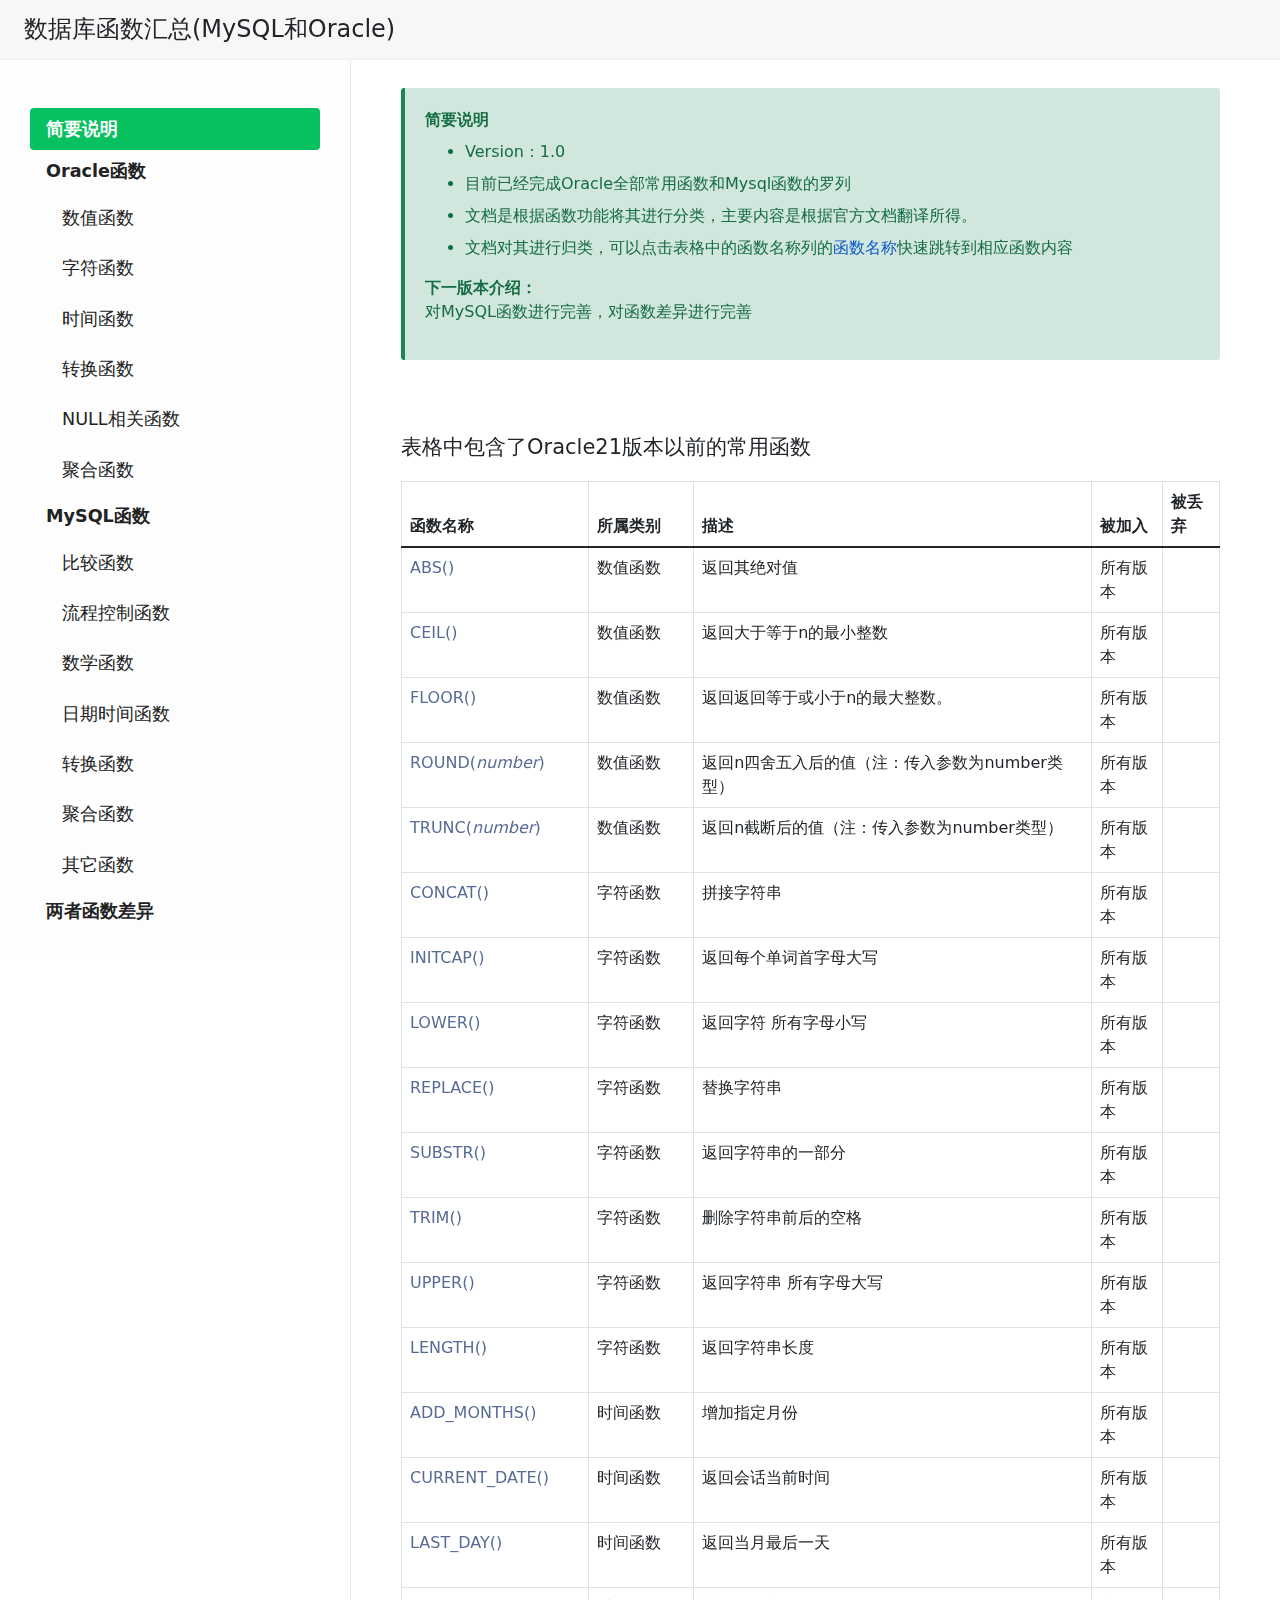
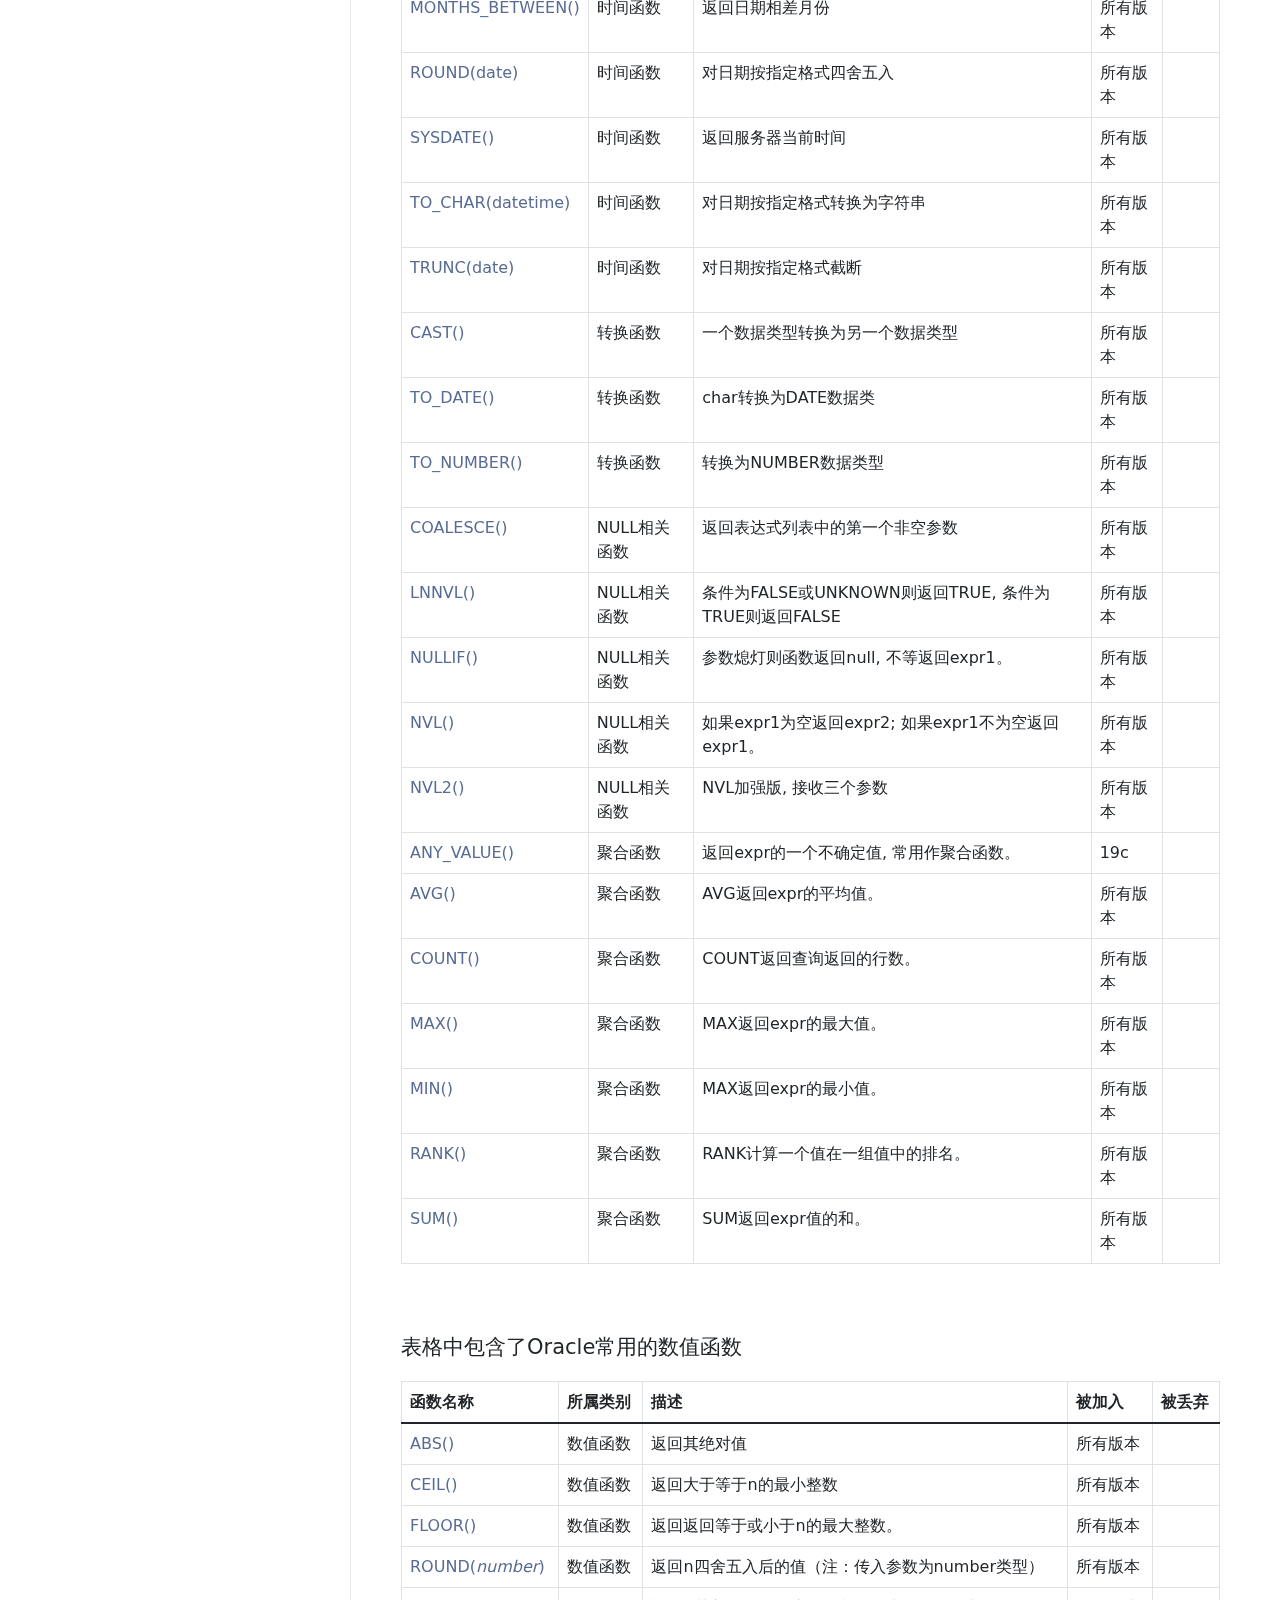
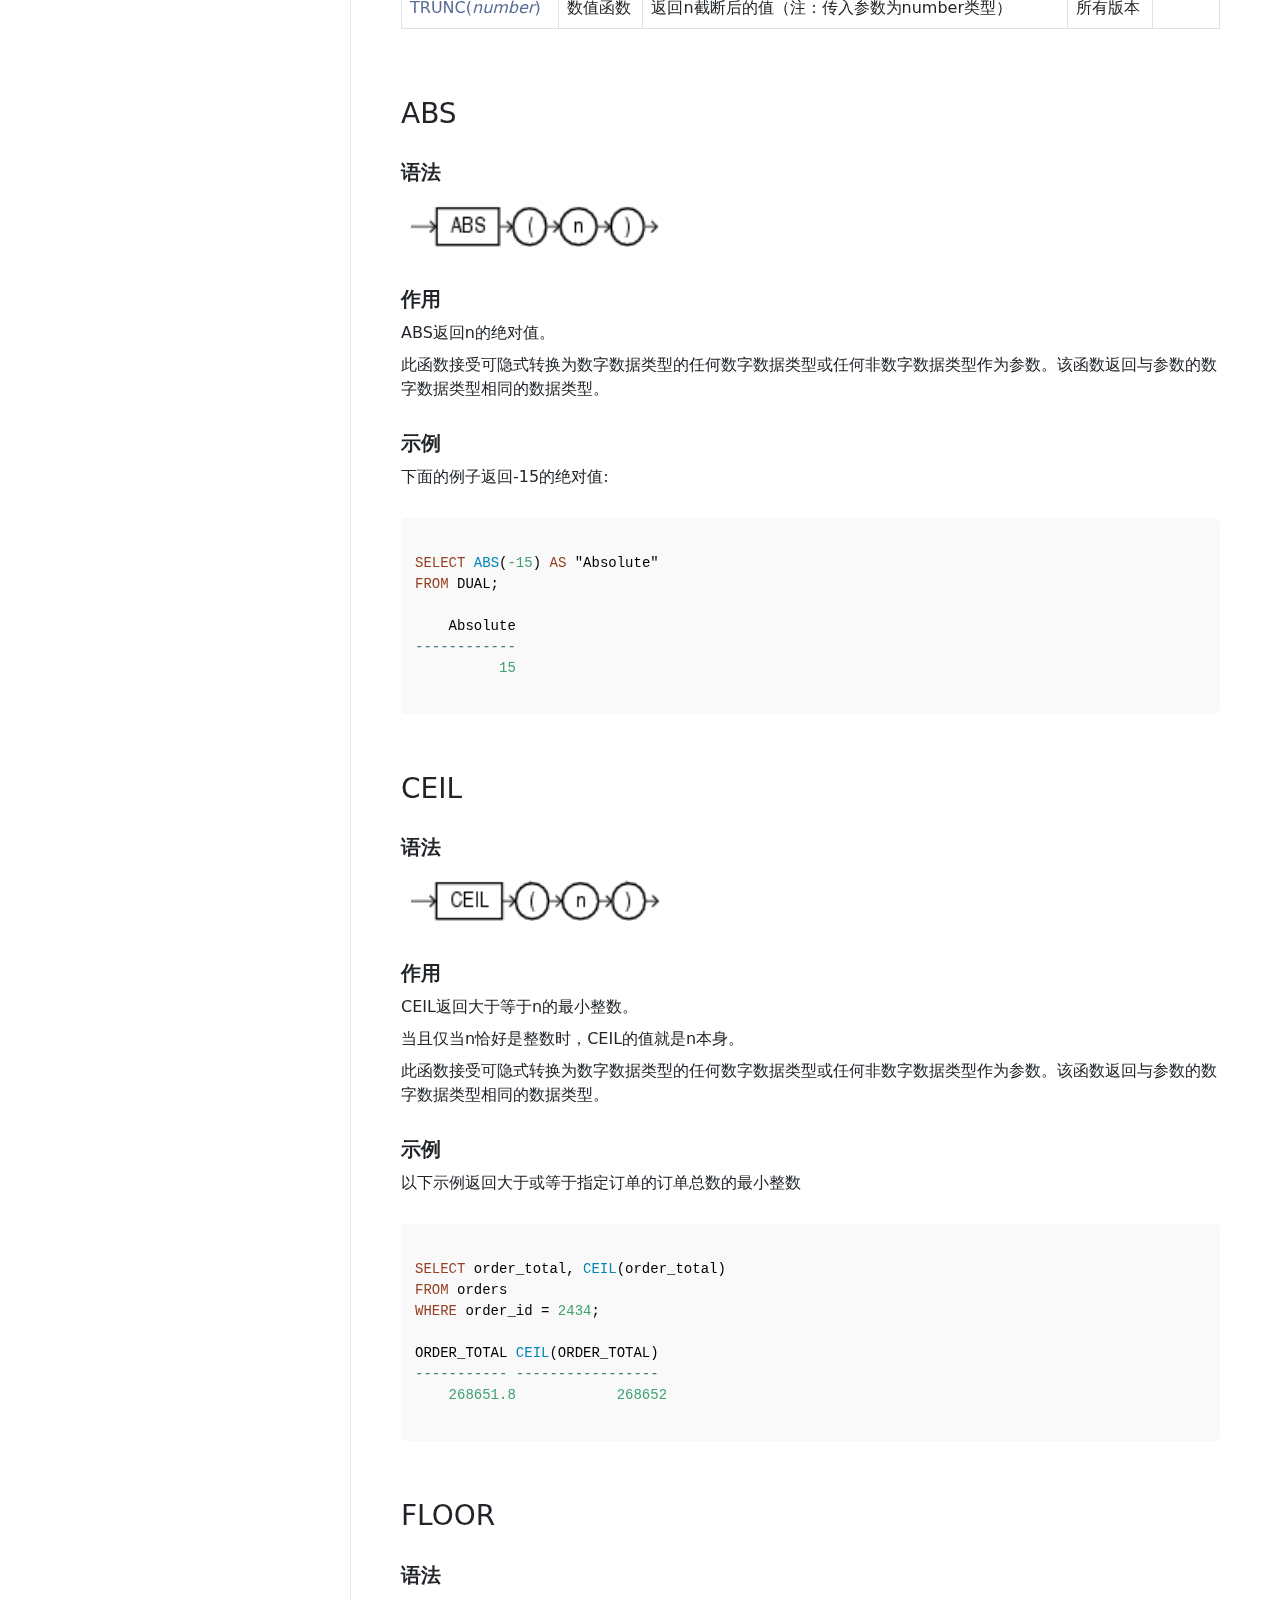
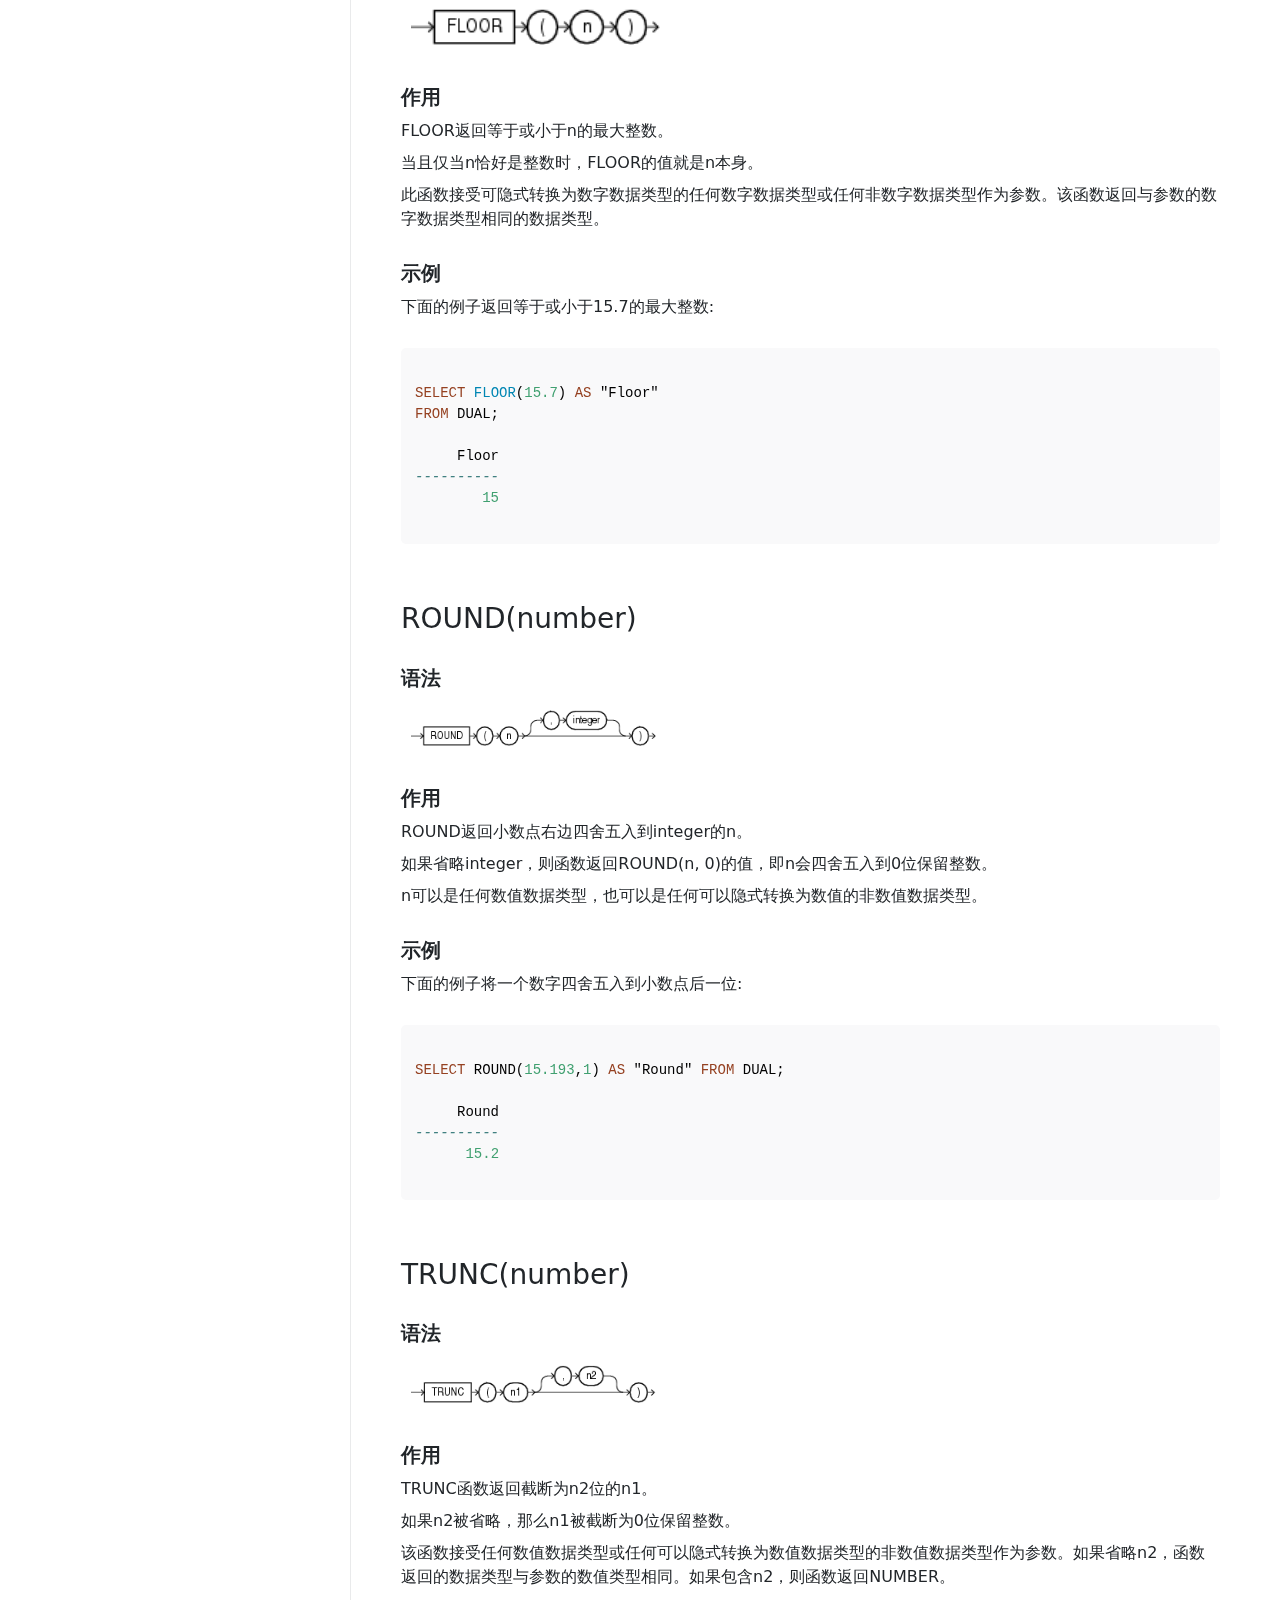
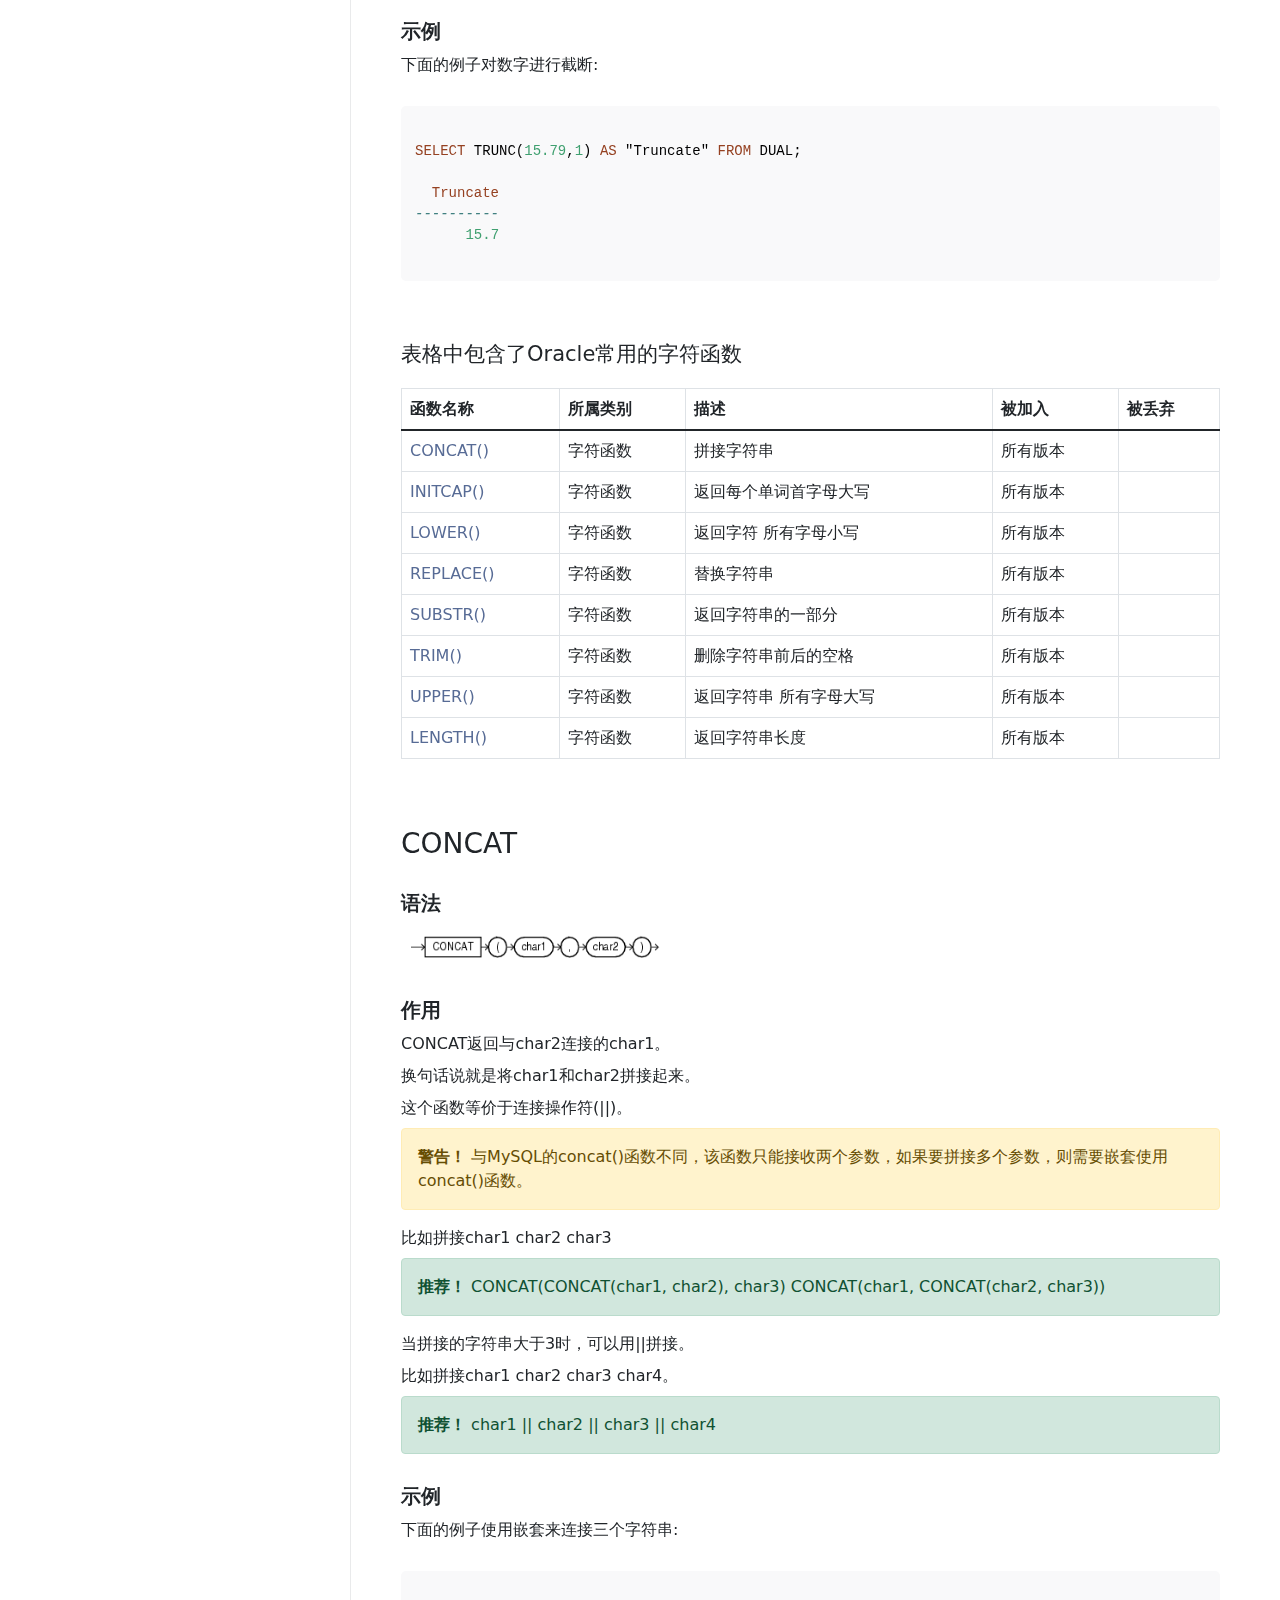
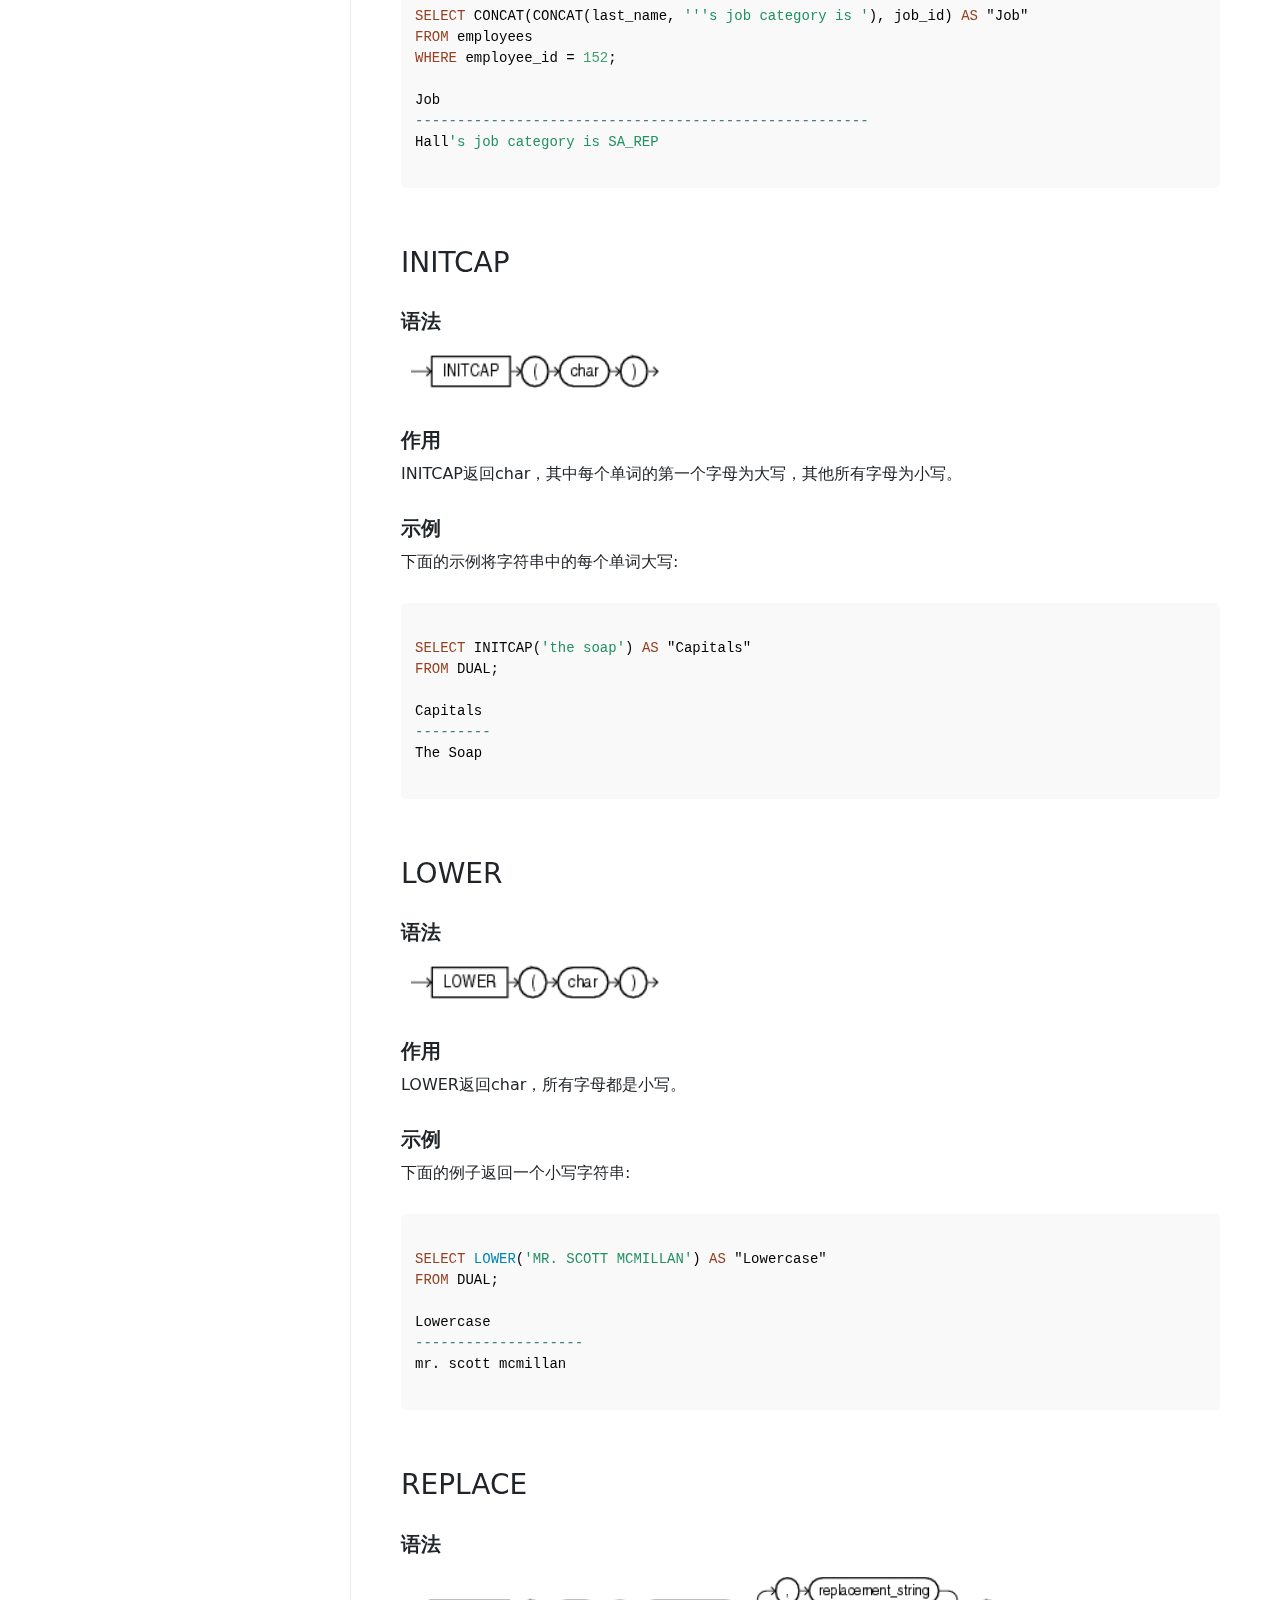
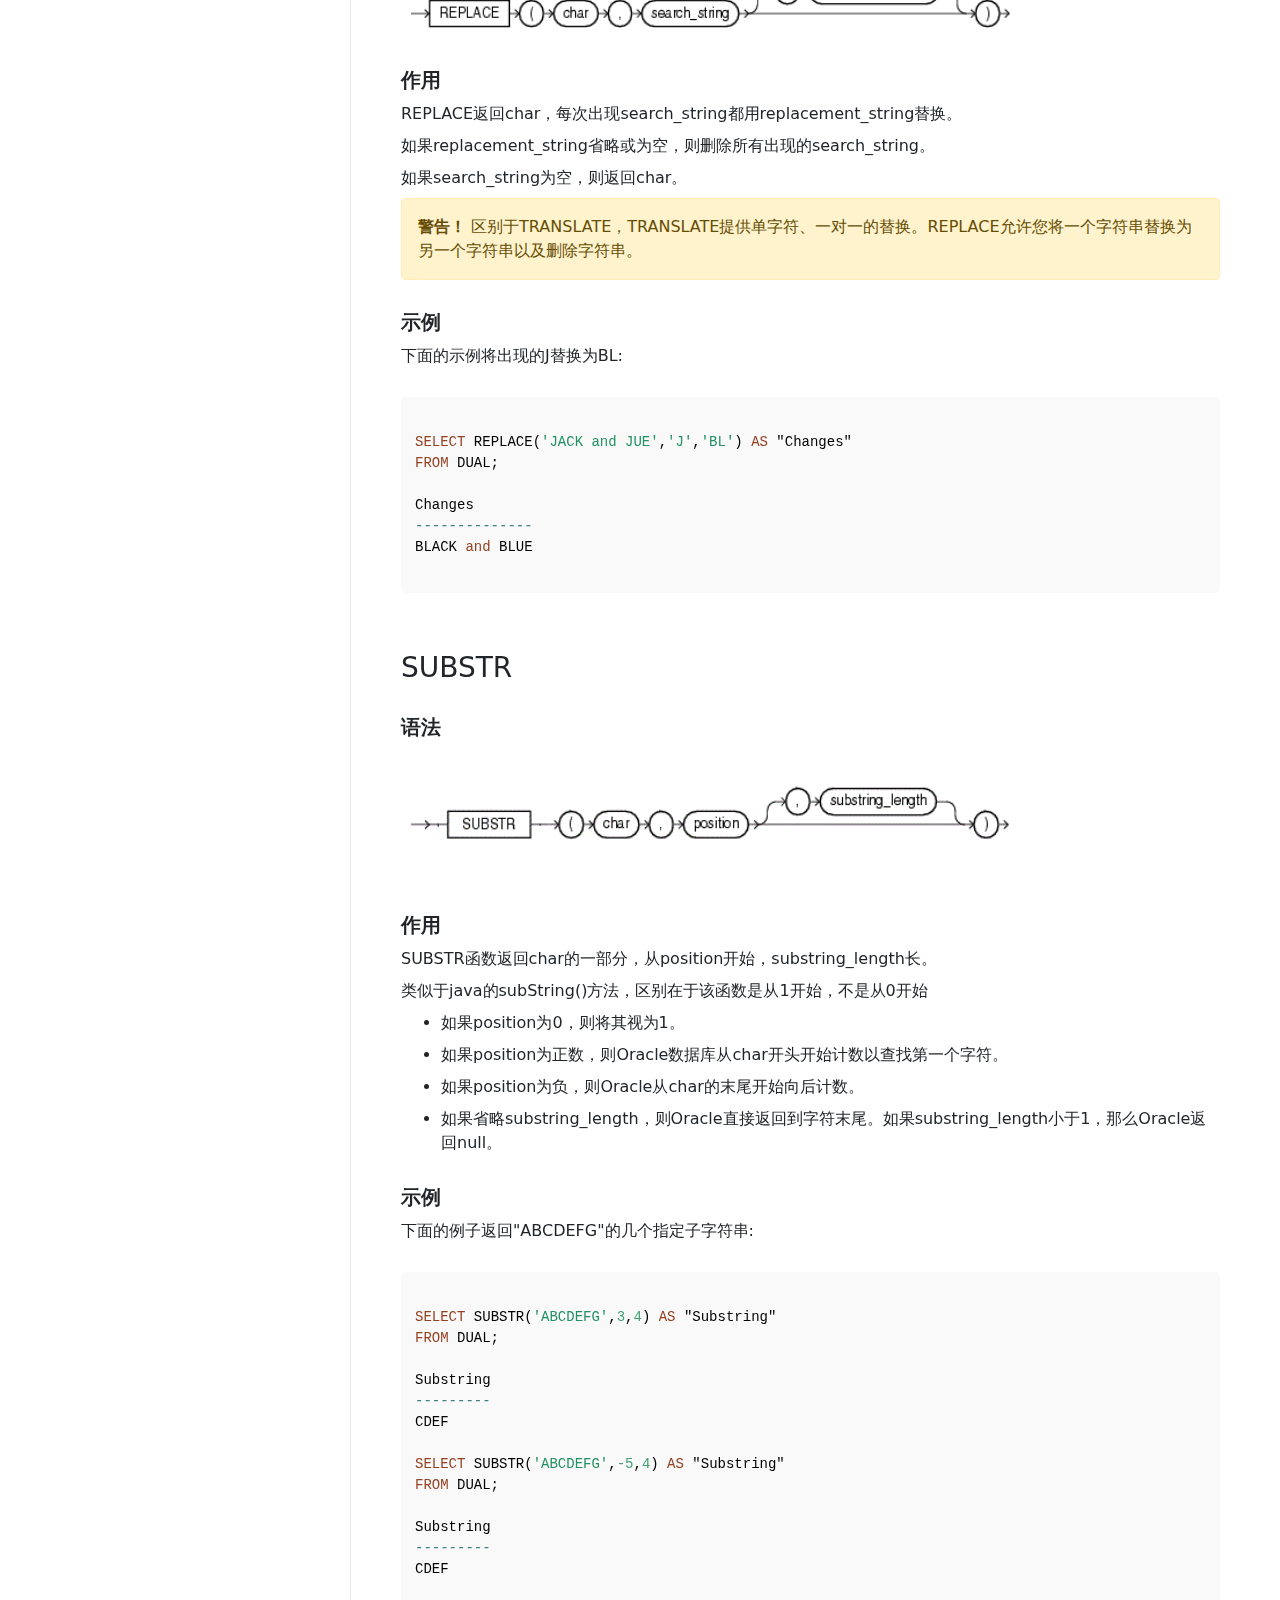
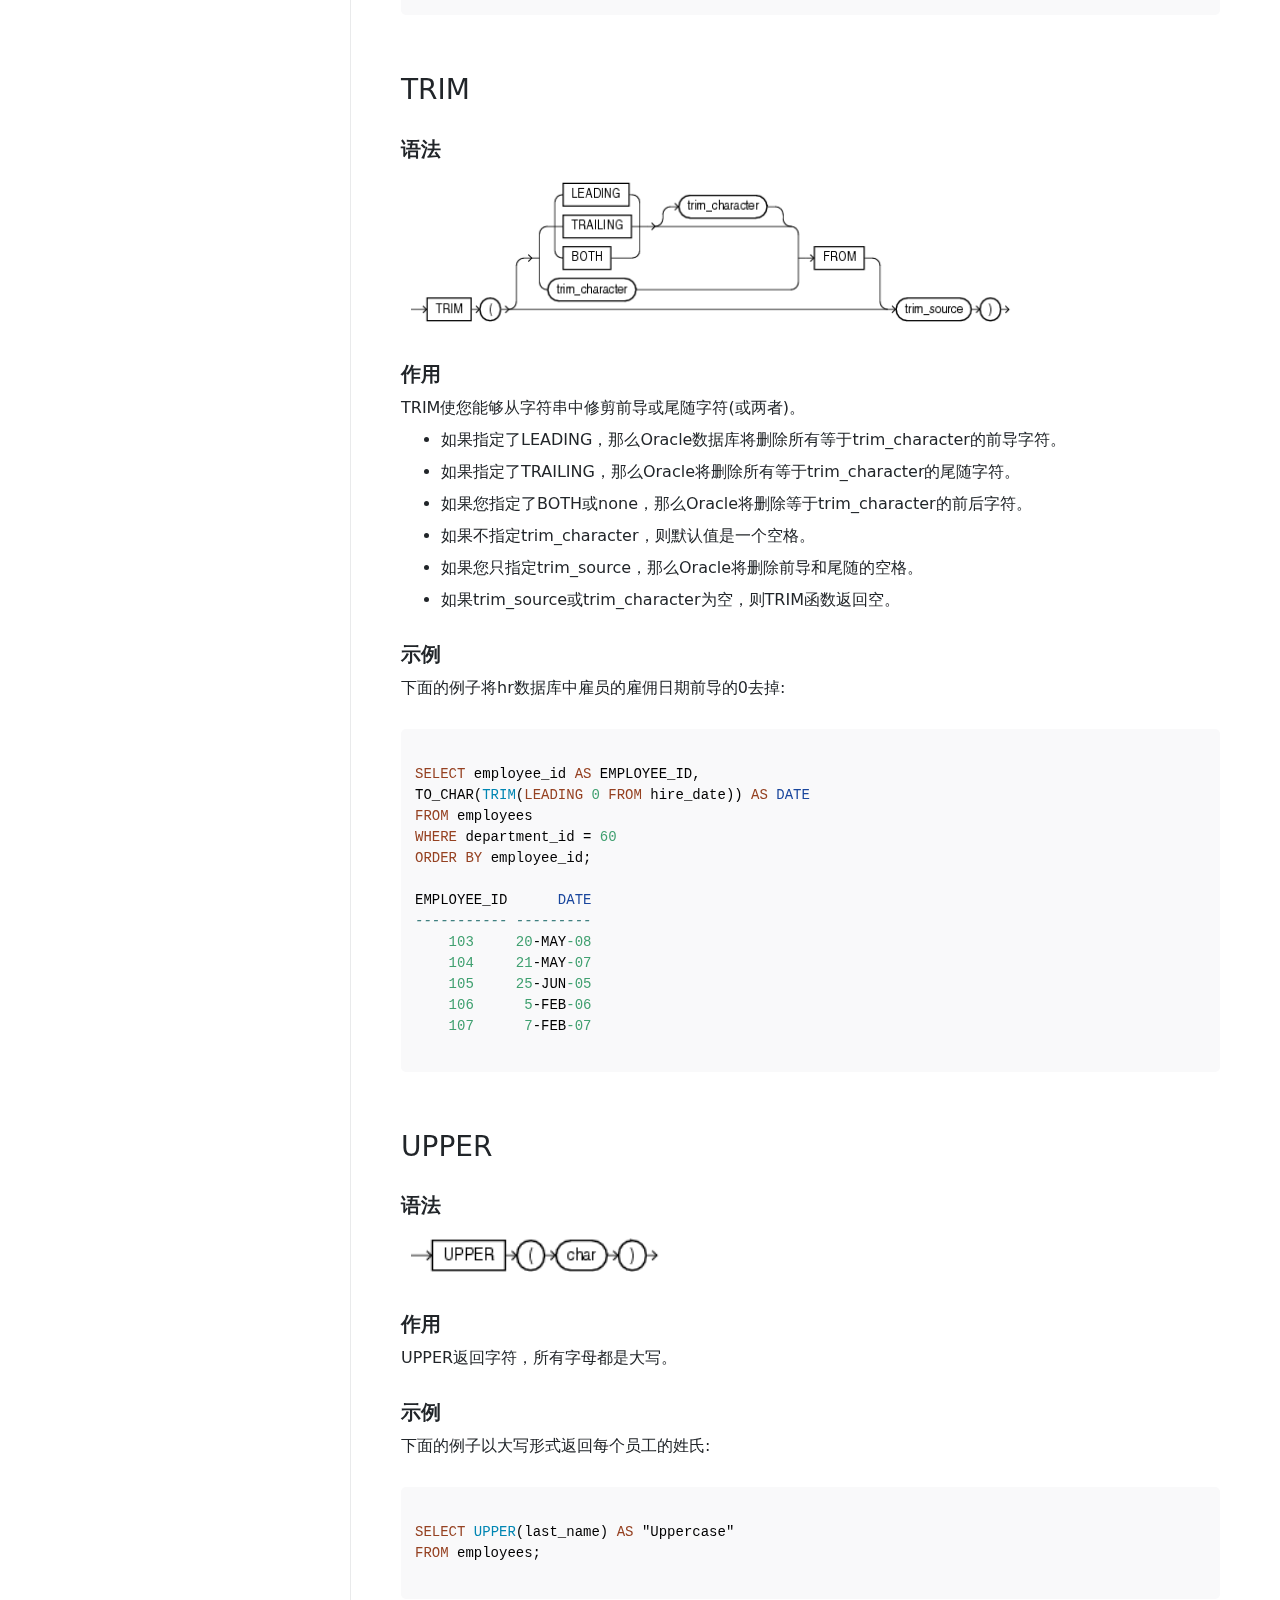
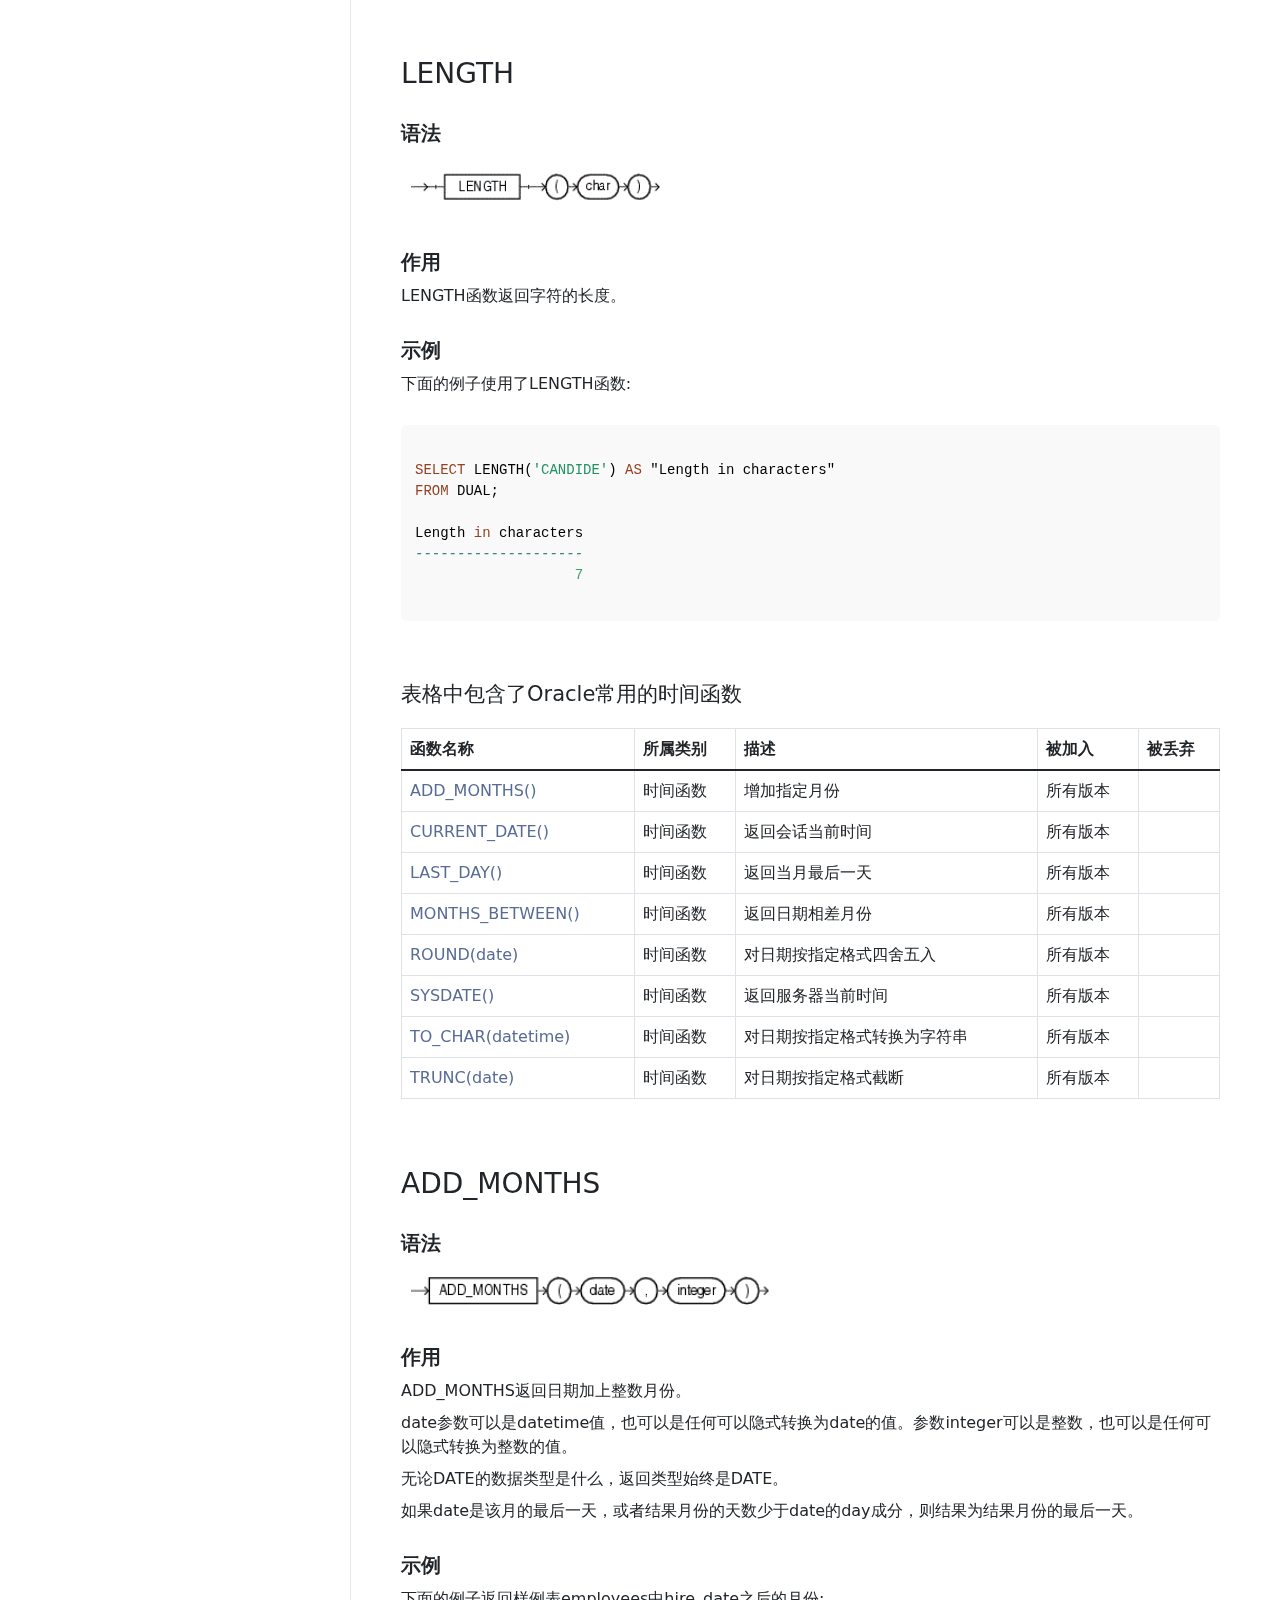
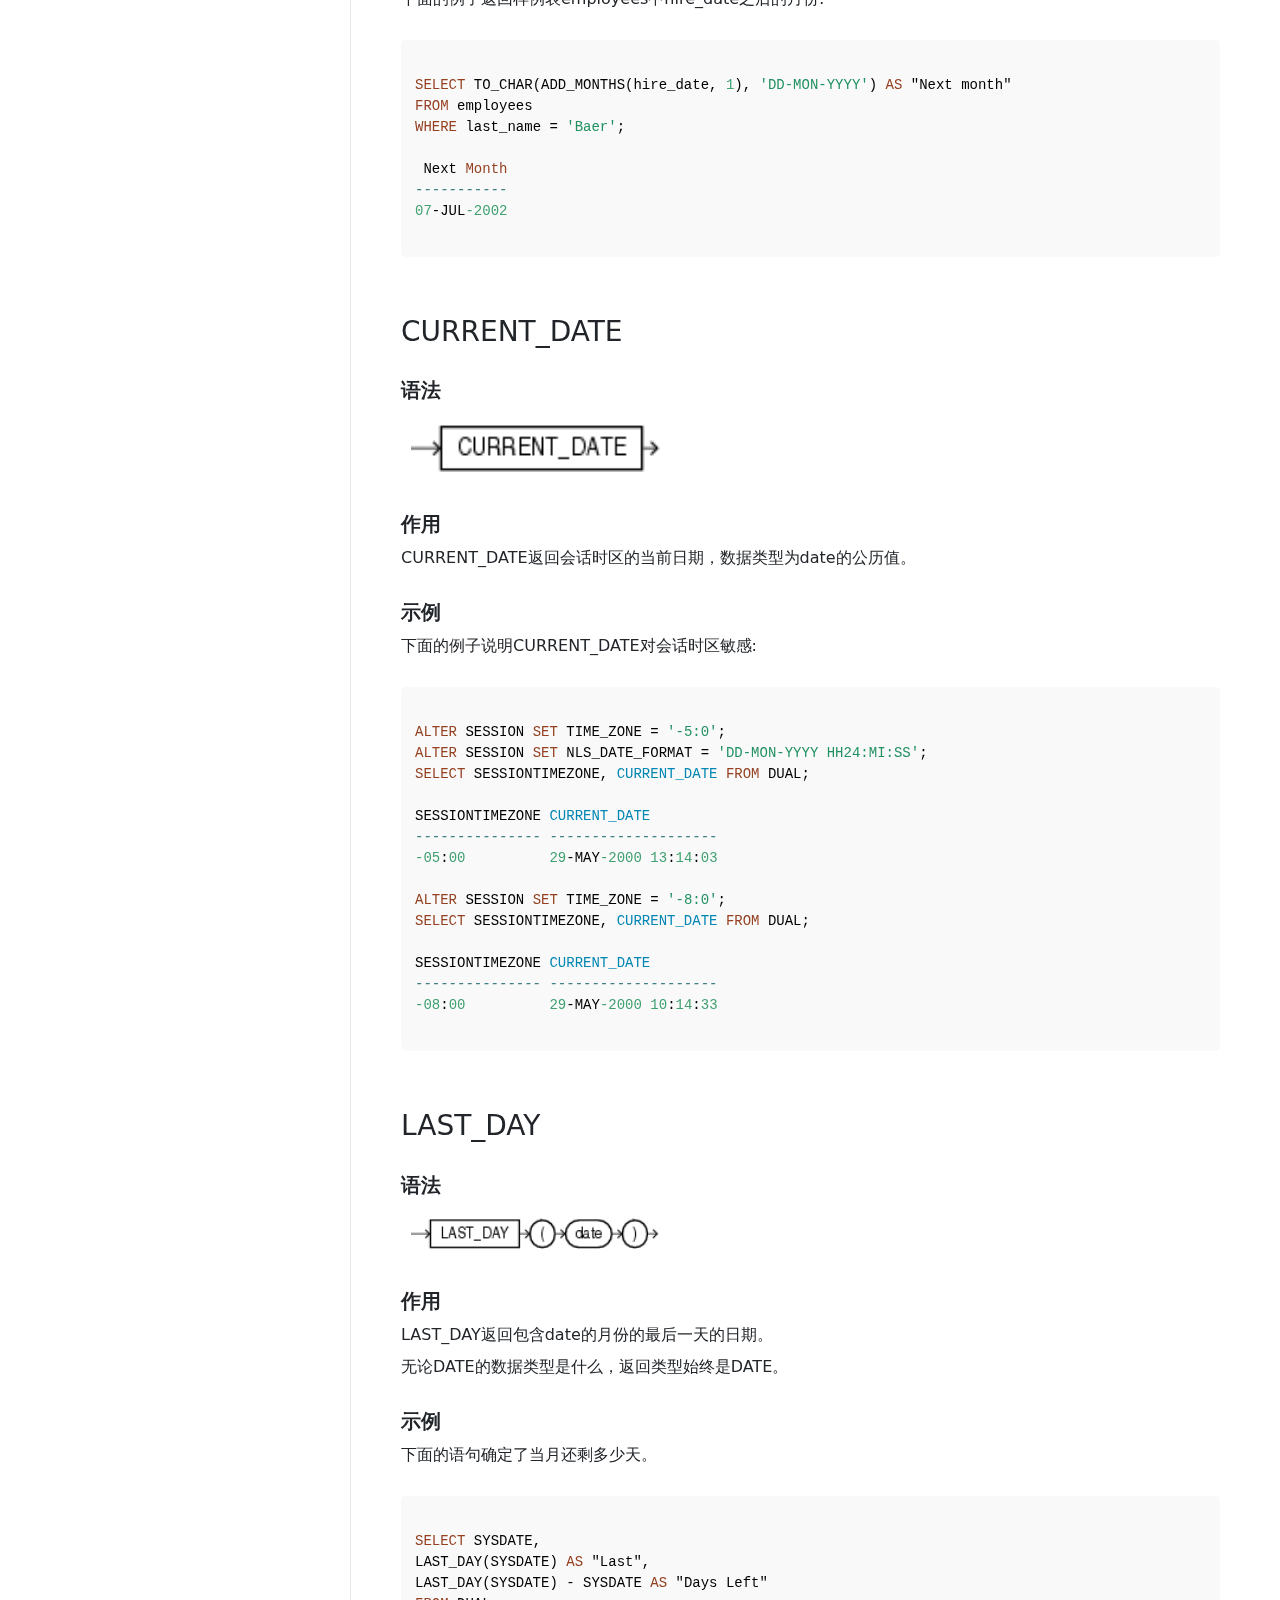
<file: index.html>
<!DOCTYPE html>
<html lang="en">

<head>
    <meta charset="UTF-8">
    <meta name="viewport" content="width=device-width, initial-scale=1.0">
    <title>数据库函数</title>
    <link href="./css/bootstrap.min.css" rel="stylesheet">
    <script src="./js/bootstrap.bundle.min.js"></script>
    <link rel="stylesheet" href="./css/common.css">
    <link rel="stylesheet" href="./css/docco.min.css">
    <script src="./js/highlight.min.js"></script>
</head>

<script>
    hljs.highlightAll();
</script>

<body data-bs-spy="scroll" data-bs-target=".navbar">
    <header class="docs-header">
        <h4 style="line-height: 36px;">数据库函数汇总(MySQL和Oracle)</h4>
    </header>
    <main class="main">
        <div class="docs-aside">
            <nav class="navbar">
                <nav class="nav nav-pills flex-column">
                    <a class="nav-link title" href="#home">简要说明</a>
                    <a class="nav-link title" href="#oracle">Oracle函数</a>
                    <a class="nav-link ms-3 my-1" href="#oracle-number">数值函数</a>
                    <a class="nav-link ms-3 my-1" href="#oracle-char">字符函数</a>
                    <a class="nav-link ms-3 my-1" href="#oracle-datatime">时间函数</a>
                    <a class="nav-link ms-3 my-1" href="#oracle-convert">转换函数</a>
                    <a class="nav-link ms-3 my-1" href="#oracle-null-related">NULL相关函数</a>
                    <a class="nav-link ms-3 my-1" href="#oracle-aggregate">聚合函数</a>
                    <a class="nav-link title" href="#mysql">MySQL函数</a>
                    <a class="nav-link ms-3 my-1" href="#mysql-compare">比较函数</a>
                    <a class="nav-link ms-3 my-1" href="#mysql-flow">流程控制函数</a>
                    <a class="nav-link ms-3 my-1" href="#mysql-math">数学函数</a>
                    <a class="nav-link ms-3 my-1" href="#mysql-date-time">日期时间函数</a>
                    <a class="nav-link ms-3 my-1" href="#mysql-convert">转换函数</a>
                    <a class="nav-link ms-3 my-1" href="#mysql-aggregate">聚合函数</a>
                    <a class="nav-link ms-3 my-1" href="#mysql-other">其它函数</a>
                    <a class="nav-link title" href="#mysql-oracle-diff">两者函数差异</a>
                </nav>
            </nav>
        </div>
        <div class="docs-main">
            <div id="home" class="content-title">
                <blockquote class="success">
                    <p style="font-weight: 700;">简要说明</p>
                    <ul>
                        <li>Version：1.0</li>
                        <li>目前已经完成Oracle全部常用函数和Mysql函数的罗列</li>
                        <li>文档是根据函数功能将其进行分类，主要内容是根据官方文档翻译所得。</li>
                        <li>文档对其进行归类，可以点击表格中的函数名称列的<span style="color: #0a58ca;">函数名称</span>快速跳转到相应函数内容</li>
                    </ul>
                    <dl>
                        <dt>
                            下一版本介绍：
                        <dd>对MySQL函数进行完善，对函数差异进行完善</dd>
                        </dt>
                    </dl>
                </blockquote>
            </div>
            <div id="oracle" class="content-title" style="margin-top: -.5rem;">
                <h4><small>表格中包含了Oracle21版本以前的常用函数</small></h4>
                <table class="table table-bordered table-hover">
                    <thead>
                        <tr>
                            <th>函数名称</th>
                            <th>所属类别</th>
                            <th>描述</th>
                            <th>被加入</th>
                            <th>被丢弃</th>
                        </tr>
                    </thead>
                    <tbody>
                        <tr>
                            <td><a href="#oracle-number-ABS">ABS()</a></td>
                            <td>数值函数</td>
                            <td>返回其绝对值</td>
                            <td>所有版本</td>
                            <td></td>
                        </tr>
                        <tr>
                            <td><a href="#oracle-number-CEIL">CEIL()</a></td>
                            <td>数值函数</td>
                            <td>返回大于等于n的最小整数</td>
                            <td>所有版本</td>
                            <td></td>
                        </tr>
                        <tr>
                            <td><a href="#oracle-number-FLOOR">FLOOR()</a></td>
                            <td>数值函数</td>
                            <td>返回返回等于或小于n的最大整数。</td>
                            <td>所有版本</td>
                            <td></td>
                        </tr>
                        <tr>
                            <td><a href="#oracle-number-ROUND">ROUND(<i>number</i>)</a></td>
                            <td>数值函数</td>
                            <td>返回n四舍五入后的值（注：传入参数为number类型）</td>
                            <td>所有版本</td>
                            <td></td>
                        </tr>
                        <tr>
                            <td><a href="#oracle-number-TRUNC">TRUNC(<i>number</i>)</a></td>
                            <td>数值函数</td>
                            <td>返回n截断后的值（注：传入参数为number类型）</td>
                            <td>所有版本</td>
                            <td></td>
                        </tr>
                        <tr>
                            <td><a href="#oracle-char-CONCAT">CONCAT()</a></td>
                            <td>字符函数</td>
                            <td>拼接字符串</td>
                            <td>所有版本</td>
                            <td></td>
                        </tr>
                        <tr>
                            <td><a href="#oracle-char-INITCAP">INITCAP()</a></td>
                            <td>字符函数</td>
                            <td>返回每个单词首字母大写</td>
                            <td>所有版本</td>
                            <td></td>
                        </tr>
                        <tr>
                            <td><a href="#oracle-char-LOWER">LOWER()</a></td>
                            <td>字符函数</td>
                            <td>返回字符 所有字母小写</td>
                            <td>所有版本</td>
                            <td></td>
                        </tr>
                        <tr>
                            <td><a href="#oracle-char-REPLACE">REPLACE()</a></td>
                            <td>字符函数</td>
                            <td>替换字符串</td>
                            <td>所有版本</td>
                            <td></td>
                        </tr>
                        <tr>
                            <td><a href="#oracle-char-SUBSTR">SUBSTR()</a></td>
                            <td>字符函数</td>
                            <td>返回字符串的一部分</td>
                            <td>所有版本</td>
                            <td></td>
                        </tr>
                        <tr>
                            <td><a href="#oracle-char-TRIM">TRIM()</a></td>
                            <td>字符函数</td>
                            <td>删除字符串前后的空格</td>
                            <td>所有版本</td>
                            <td></td>
                        </tr>
                        <tr>
                            <td><a href="#oracle-char-UPPER">UPPER()</a></td>
                            <td>字符函数</td>
                            <td>返回字符串 所有字母大写</td>
                            <td>所有版本</td>
                            <td></td>
                        </tr>
                        <tr>
                            <td><a href="#oracle-char-LENGTH">LENGTH()</a></td>
                            <td>字符函数</td>
                            <td>返回字符串长度</td>
                            <td>所有版本</td>
                            <td></td>
                        </tr>
                        <tr>
                            <td><a href="#oracle-datatime-ADD_MONTHS">ADD_MONTHS()</a></td>
                            <td>时间函数</td>
                            <td>增加指定月份</td>
                            <td>所有版本</td>
                            <td></td>
                        </tr>
                        <tr>
                            <td><a href="#oracle-datatime-CURRENT_DATE">CURRENT_DATE()</a></td>
                            <td>时间函数</td>
                            <td>返回会话当前时间</td>
                            <td>所有版本</td>
                            <td></td>
                        </tr>
                        <tr>
                            <td><a href="#oracle-datatime-LAST_DAY">LAST_DAY()</a></td>
                            <td>时间函数</td>
                            <td>返回当月最后一天</td>
                            <td>所有版本</td>
                            <td></td>
                        </tr>
                        <tr>
                            <td><a href="#oracle-datatime-MONTHS_BETWEEN">MONTHS_BETWEEN()</a></td>
                            <td>时间函数</td>
                            <td>返回日期相差月份</td>
                            <td>所有版本</td>
                            <td></td>
                        </tr>
                        <tr>
                            <td><a href="#oracle-datatime-ROUND">ROUND(date)</a></td>
                            <td>时间函数</td>
                            <td>对日期按指定格式四舍五入</td>
                            <td>所有版本</td>
                            <td></td>
                        </tr>
                        <tr>
                            <td><a href="#oracle-datatime-SYSDATE">SYSDATE()</a></td>
                            <td>时间函数</td>
                            <td>返回服务器当前时间</td>
                            <td>所有版本</td>
                            <td></td>
                        </tr>
                        <tr>
                            <td><a href="#oracle-datatime-TO_CHAR">TO_CHAR(datetime)</a></td>
                            <td>时间函数</td>
                            <td>对日期按指定格式转换为字符串</td>
                            <td>所有版本</td>
                            <td></td>
                        </tr>
                        <tr>
                            <td><a href="#oracle-datatime-TRUNC">TRUNC(date)</a></td>
                            <td>时间函数</td>
                            <td>对日期按指定格式截断</td>
                            <td>所有版本</td>
                            <td></td>
                        </tr>
                        <tr>
                            <td><a href="#oracle-convert-CAST">CAST()</a></td>
                            <td>转换函数</td>
                            <td>一个数据类型转换为另一个数据类型</td>
                            <td>所有版本</td>
                            <td></td>
                        </tr>
                        <tr>
                            <td><a href="#oracle-convert-TO_DATE">TO_DATE()</a></td>
                            <td>转换函数</td>
                            <td>char转换为DATE数据类</td>
                            <td>所有版本</td>
                            <td></td>
                        </tr>
                        <tr>
                            <td><a href="#oracle-convert-TO_NUMBER">TO_NUMBER()</a></td>
                            <td>转换函数</td>
                            <td>转换为NUMBER数据类型</td>
                            <td>所有版本</td>
                            <td></td>
                        </tr>
                        <tr>
                            <td><a href="#oracle-null-related-COALESCE">COALESCE()</a></td>
                            <td>NULL相关函数</td>
                            <td>返回表达式列表中的第一个非空参数</td>
                            <td>所有版本</td>
                            <td></td>
                        </tr>
                        <tr>
                            <td><a href="#oracle-null-related-LNNVL">LNNVL()</a></td>
                            <td>NULL相关函数</td>
                            <td>条件为FALSE或UNKNOWN则返回TRUE, 条件为TRUE则返回FALSE</td>
                            <td>所有版本</td>
                            <td></td>
                        </tr>
                        <tr>
                            <td><a href="#oracle-null-related-NULLIF">NULLIF()</a></td>
                            <td>NULL相关函数</td>
                            <td>参数熄灯则函数返回null, 不等返回expr1。</td>
                            <td>所有版本</td>
                            <td></td>
                        </tr>
                        <tr>
                            <td><a href="#oracle-null-related-NVL">NVL()</a></td>
                            <td>NULL相关函数</td>
                            <td>如果expr1为空返回expr2; 如果expr1不为空返回expr1。</td>
                            <td>所有版本</td>
                            <td></td>
                        </tr>
                        <tr>
                            <td><a href="#oracle-null-related-NVL2">NVL2()</a></td>
                            <td>NULL相关函数</td>
                            <td>NVL加强版, 接收三个参数</td>
                            <td>所有版本</td>
                            <td></td>
                        </tr>
                        <tr>
                            <td><a href="#oracle-aggregate-ANY_VALUE">ANY_VALUE()</a></td>
                            <td>聚合函数</td>
                            <td>返回expr的一个不确定值, 常用作聚合函数。</td>
                            <td>19c</td>
                            <td></td>
                        </tr>
                        <tr>
                            <td><a href="#oracle-aggregate-AVG">AVG()</a></td>
                            <td>聚合函数</td>
                            <td>AVG返回expr的平均值。</td>
                            <td>所有版本</td>
                            <td></td>
                        </tr>
                        <tr>
                            <td><a href="#oracle-aggregate-COUNT">COUNT()</a></td>
                            <td>聚合函数</td>
                            <td>COUNT返回查询返回的行数。</td>
                            <td>所有版本</td>
                            <td></td>
                        </tr>
                        <tr>
                            <td><a href="#oracle-aggregate-MAX">MAX()</a></td>
                            <td>聚合函数</td>
                            <td>MAX返回expr的最大值。</td>
                            <td>所有版本</td>
                            <td></td>
                        </tr>
                        <tr>
                            <td><a href="#oracle-aggregate-MIN">MIN()</a></td>
                            <td>聚合函数</td>
                            <td>MAX返回expr的最小值。</td>
                            <td>所有版本</td>
                            <td></td>
                        </tr>
                        <tr>
                            <td><a href="#oracle-aggregate-RANK">RANK()</a></td>
                            <td>聚合函数</td>
                            <td>RANK计算一个值在一组值中的排名。</td>
                            <td>所有版本</td>
                            <td></td>
                        </tr>
                        <tr>
                            <td><a href="#oracle-aggregate-SUM">SUM()</a></td>
                            <td>聚合函数</td>
                            <td>SUM返回expr值的和。</td>
                            <td>所有版本</td>
                            <td></td>
                        </tr>
                    </tbody>
                </table>
            </div>
            <div id="oracle-number" class="content-title" style="margin-top: -.5rem;">
                <h4><small>表格中包含了Oracle常用的数值函数</small></h4>
                <table class="table table-bordered table-hover">
                    <thead>
                        <tr>
                            <th>函数名称</th>
                            <th>所属类别</th>
                            <th>描述</th>
                            <th>被加入</th>
                            <th>被丢弃</th>
                        </tr>
                    </thead>
                    <tbody>
                        <tr>
                            <td><a href="#oracle-number-ABS">ABS()</a></td>
                            <td>数值函数</td>
                            <td>返回其绝对值</td>
                            <td>所有版本</td>
                            <td></td>
                        </tr>
                        <tr>
                            <td><a href="#oracle-number-CEIL">CEIL()</a></td>
                            <td>数值函数</td>
                            <td>返回大于等于n的最小整数</td>
                            <td>所有版本</td>
                            <td></td>
                        </tr>
                        <tr>
                            <td><a href="#oracle-number-FLOOR">FLOOR()</a></td>
                            <td>数值函数</td>
                            <td>返回返回等于或小于n的最大整数。</td>
                            <td>所有版本</td>
                            <td></td>
                        </tr>
                        <tr>
                            <td><a href="#oracle-number-ROUND">ROUND(<i>number</i>)</a></td>
                            <td>数值函数</td>
                            <td>返回n四舍五入后的值（注：传入参数为number类型）</td>
                            <td>所有版本</td>
                            <td></td>
                        </tr>
                        <tr>
                            <td><a href="#oracle-number-TRUNC">TRUNC(<i>number</i>)</a></td>
                            <td>数值函数</td>
                            <td>返回n截断后的值（注：传入参数为number类型）</td>
                            <td>所有版本</td>
                            <td></td>
                        </tr>
                    </tbody>
                </table>
                <div class="content-title" style="margin-top: -.5rem;" id="oracle-number-ABS">
                    <h3 class="content-title">ABS</h3>
                    <h4 class="func-title">语法</h4>
                    <img src="./img/abs.gif" alt="" srcset="">
                    <h4 class="func-title">作用</h4>
                    <p>ABS返回n的绝对值。</p>
                    <p>此函数接受可隐式转换为数字数据类型的任何数字数据类型或任何非数字数据类型作为参数。该函数返回与参数的数字数据类型相同的数据类型。</p>
                    <h4 class="func-title">示例</h4>
                    <p>下面的例子返回-15的绝对值:</p>
                    <pre>
                            <code class="language-sql">
SELECT ABS(-15) AS "Absolute"
FROM DUAL;

    Absolute
------------
          15
                            </code>
                        </pre>
                </div>
                <div class="content-title" id="oracle-number-CEIL">
                    <h3>CEIL</h3>
                    <h4 class="func-title">语法</h4>
                    <img src="./img/ceil.gif" alt="" srcset="">
                    <h4 class="func-title">作用</h4>
                    <p>CEIL返回大于等于n的最小整数。</p>
                    <p>当且仅当n恰好是整数时，CEIL的值就是n本身。</p>
                    <p>此函数接受可隐式转换为数字数据类型的任何数字数据类型或任何非数字数据类型作为参数。该函数返回与参数的数字数据类型相同的数据类型。</p>
                    <h4 class="func-title">示例</h4>
                    <p>以下示例返回大于或等于指定订单的订单总数的最小整数</p>
                    <pre>
                            <code class="language-sql">
SELECT order_total, CEIL(order_total)
FROM orders
WHERE order_id = 2434;

ORDER_TOTAL CEIL(ORDER_TOTAL)
----------- -----------------
    268651.8            268652
                            </code>
                        </pre>
                </div>
                <div class="content-title" id="oracle-number-FLOOR">
                    <h3>FLOOR</h3>
                    <h4 class="func-title">语法</h4>
                    <img src="./img/floor.gif" alt="" srcset="">
                    <h4 class="func-title">作用</h4>
                    <p>FLOOR返回等于或小于n的最大整数。</p>
                    <p>当且仅当n恰好是整数时，FLOOR的值就是n本身。</p>
                    <p>此函数接受可隐式转换为数字数据类型的任何数字数据类型或任何非数字数据类型作为参数。该函数返回与参数的数字数据类型相同的数据类型。</p>
                    <h4 class="func-title">示例</h4>
                    <p>下面的例子返回等于或小于15.7的最大整数:</p>
                    <pre>
                            <code class="language-sql">
SELECT FLOOR(15.7) AS "Floor"
FROM DUAL;

     Floor
----------
        15
                            </code>
                        </pre>
                </div>
                <div class="content-title" id="oracle-number-ROUND">
                    <h3>ROUND(number)</h3>
                    <h4 class="func-title">语法</h4>
                    <img src="./img/round_number.gif" alt="" srcset="" style="width: 30%;">
                    <h4 class="func-title">作用</h4>
                    <p>ROUND返回小数点右边四舍五入到integer的n。</p>
                    <p>如果省略integer，则函数返回ROUND(n, 0)的值，即n会四舍五入到0位保留整数。</p>
                    <p>n可以是任何数值数据类型，也可以是任何可以隐式转换为数值的非数值数据类型。</p>
                    <h4 class="func-title">示例</h4>
                    <p>下面的例子将一个数字四舍五入到小数点后一位:</p>
                    <pre>
                            <code class="language-sql">
SELECT ROUND(15.193,1) AS "Round" FROM DUAL;

     Round
----------
      15.2                           
                            </code>
                        </pre>
                </div>
                <div class="content-title" id="oracle-number-TRUNC">
                    <h3>TRUNC(number)</h3>
                    <h4 class="func-title">语法</h4>
                    <img src="./img/trunc_number.gif" alt="" srcset="" style="width: 30%;">
                    <h4 class="func-title">作用</h4>
                    <p>TRUNC函数返回截断为n2位的n1。</p>
                    <p>如果n2被省略，那么n1被截断为0位保留整数。</p>
                    <p>该函数接受任何数值数据类型或任何可以隐式转换为数值数据类型的非数值数据类型作为参数。如果省略n2，函数返回的数据类型与参数的数值类型相同。如果包含n2，则函数返回NUMBER。</p>
                    <h4 class="func-title">示例</h4>
                    <p>下面的例子对数字进行截断:</p>
                    <pre>
                            <code class="language-sql">
SELECT TRUNC(15.79,1) AS "Truncate" FROM DUAL;

  Truncate
----------
      15.7
                            </code>
                        </pre>
                </div>
            </div>
            <div id="oracle-char" class="content-title">
                <h4><small>表格中包含了Oracle常用的字符函数</small></h4>
                <table class="table table-bordered table-hover">
                    <thead>
                        <tr>
                            <th>函数名称</th>
                            <th>所属类别</th>
                            <th>描述</th>
                            <th>被加入</th>
                            <th>被丢弃</th>
                        </tr>
                    </thead>
                    <tbody>
                        <tr>
                            <td><a href="#oracle-char-CONCAT">CONCAT()</a></td>
                            <td>字符函数</td>
                            <td>拼接字符串</td>
                            <td>所有版本</td>
                            <td></td>
                        </tr>
                        <tr>
                            <td><a href="#oracle-char-INITCAP">INITCAP()</a></td>
                            <td>字符函数</td>
                            <td>返回每个单词首字母大写</td>
                            <td>所有版本</td>
                            <td></td>
                        </tr>
                        <tr>
                            <td><a href="#oracle-char-LOWER">LOWER()</a></td>
                            <td>字符函数</td>
                            <td>返回字符 所有字母小写</td>
                            <td>所有版本</td>
                            <td></td>
                        </tr>
                        <tr>
                            <td><a href="#oracle-char-REPLACE">REPLACE()</a></td>
                            <td>字符函数</td>
                            <td>替换字符串</td>
                            <td>所有版本</td>
                            <td></td>
                        </tr>
                        <tr>
                            <td><a href="#oracle-char-SUBSTR">SUBSTR()</a></td>
                            <td>字符函数</td>
                            <td>返回字符串的一部分</td>
                            <td>所有版本</td>
                            <td></td>
                        </tr>
                        <tr>
                            <td><a href="#oracle-char-TRIM">TRIM()</a></td>
                            <td>字符函数</td>
                            <td>删除字符串前后的空格</td>
                            <td>所有版本</td>
                            <td></td>
                        </tr>
                        <tr>
                            <td><a href="#oracle-char-UPPER">UPPER()</a></td>
                            <td>字符函数</td>
                            <td>返回字符串 所有字母大写</td>
                            <td>所有版本</td>
                            <td></td>
                        </tr>
                        <tr>
                            <td><a href="#oracle-char-LENGTH">LENGTH()</a></td>
                            <td>字符函数</td>
                            <td>返回字符串长度</td>
                            <td>所有版本</td>
                            <td></td>
                        </tr>
                    </tbody>
                </table>
                <div class="content-title" style="margin-top: -.5rem;" id="oracle-char-CONCAT">
                    <h3>CONCAT</h3>
                    <h4 class="func-title">语法</h4>
                    <img src="./img/concat.gif" alt="" srcset="">
                    <h4 class="func-title">作用</h4>
                    <p>CONCAT返回与char2连接的char1。</p>
                    <p>换句话说就是将char1和char2拼接起来。</p>
                    <p>这个函数等价于连接操作符(||)。</p>
                    <div class="alert alert-warning">
                        <strong>警告！</strong> 与MySQL的concat()函数不同，该函数只能接收两个参数，如果要拼接多个参数，则需要嵌套使用concat()函数。
                    </div>
                    <p>比如拼接char1 char2 char3</p>
                    <div class="alert alert-success">
                        <strong>推荐！</strong> CONCAT(CONCAT(char1, char2), char3) CONCAT(char1, CONCAT(char2, char3))
                    </div>
                    <p>当拼接的字符串大于3时，可以用||拼接。</p>
                    <p>比如拼接char1 char2 char3 char4。</p>
                    <div class="alert alert-success">
                        <strong>推荐！</strong> char1 || char2 || char3 || char4
                    </div>
                    <h4 class="func-title">示例</h4>
                    <p>下面的例子使用嵌套来连接三个字符串:</p>
                    <pre>
                            <code class="language-sql">
SELECT CONCAT(CONCAT(last_name, '''s job category is '), job_id) AS "Job" 
FROM employees 
WHERE employee_id = 152;

Job
------------------------------------------------------
Hall's job category is SA_REP
                            </code>
                        </pre>
                </div>
                <div class="content-title" id="oracle-char-INITCAP">
                    <h3>INITCAP</h3>
                    <h4 class="func-title">语法</h4>
                    <img src="./img/initcap.gif" alt="" srcset="">
                    <h4 class="func-title">作用</h4>
                    <p>INITCAP返回char，其中每个单词的第一个字母为大写，其他所有字母为小写。</p>
                    <h4 class="func-title">示例</h4>
                    <p>下面的示例将字符串中的每个单词大写:</p>
                    <pre>
                            <code class="language-sql">
SELECT INITCAP('the soap') AS "Capitals"
FROM DUAL; 

Capitals
---------
The Soap
                            </code>
                        </pre>
                </div>
                <div class="content-title" id="oracle-char-LOWER">
                    <h3>LOWER</h3>
                    <h4 class="func-title">语法</h4>
                    <img src="./img/lower.gif" alt="" srcset="">
                    <h4 class="func-title">作用</h4>
                    <p>LOWER返回char，所有字母都是小写。</p>
                    <h4 class="func-title">示例</h4>
                    <p>下面的例子返回一个小写字符串:</p>
                    <pre>
                            <code class="language-sql">
SELECT LOWER('MR. SCOTT MCMILLAN') AS "Lowercase"
FROM DUAL;

Lowercase
--------------------
mr. scott mcmillan
                            </code>
                        </pre>
                </div>
                <div class="content-title" id="oracle-char-REPLACE">
                    <h3>REPLACE</h3>
                    <h4 class="func-title">语法</h4>
                    <img src="./img/replace.gif" alt="" srcset="" style="width: 600px;">
                    <h4 class="func-title">作用</h4>
                    <p>REPLACE返回char，每次出现search_string都用replacement_string替换。</p>
                    <p>如果replacement_string省略或为空，则删除所有出现的search_string。</p>
                    <p>如果search_string为空，则返回char。</p>
                    <div class="alert alert-warning">
                        <strong>警告！</strong> 区别于TRANSLATE，TRANSLATE提供单字符、一对一的替换。REPLACE允许您将一个字符串替换为另一个字符串以及删除字符串。
                    </div>
                    <h4 class="func-title">示例</h4>
                    <p>下面的示例将出现的J替换为BL:</p>
                    <pre>
                            <code class="language-sql">
SELECT REPLACE('JACK and JUE','J','BL') AS "Changes"
FROM DUAL;

Changes
--------------
BLACK and BLUE
                            </code>
                        </pre>
                </div>
                <div class="content-title" id="oracle-char-SUBSTR">
                    <h3>SUBSTR</h3>
                    <h4 class="func-title">语法</h4>
                    <img src="./img/substr.gif" alt="" srcset="" style="width: 600px;">
                    <h4 class="func-title">作用</h4>
                    <p>SUBSTR函数返回char的一部分，从position开始，substring_length长。</p>
                    <p>类似于java的subString()方法，区别在于该函数是从1开始，不是从0开始</p>
                    <ul>
                        <li>如果position为0，则将其视为1。</li>
                        <li>如果position为正数，则Oracle数据库从char开头开始计数以查找第一个字符。</li>
                        <li>如果position为负，则Oracle从char的末尾开始向后计数。</li>
                        <li>如果省略substring_length，则Oracle直接返回到字符末尾。如果substring_length小于1，那么Oracle返回null。</li>
                    </ul>
                    <h4 class="func-title">示例</h4>
                    <p>下面的例子返回"ABCDEFG"的几个指定子字符串:</p>
                    <pre>
                            <code class="language-sql">
SELECT SUBSTR('ABCDEFG',3,4) AS "Substring"
FROM DUAL;

Substring
---------
CDEF

SELECT SUBSTR('ABCDEFG',-5,4) AS "Substring"
FROM DUAL;

Substring
---------
CDEF                           
                            </code>
                        </pre>
                </div>
                <div class="content-title" id="oracle-char-TRIM">
                    <h3>TRIM</h3>
                    <h4 class="func-title">语法</h4>
                    <img src="./img/trim.gif" alt="" srcset="" style="width: 600px;">
                    <h4 class="func-title">作用</h4>
                    <p>TRIM使您能够从字符串中修剪前导或尾随字符(或两者)。</p>
                    <ul class="content-li">
                        <li>如果指定了LEADING，那么Oracle数据库将删除所有等于trim_character的前导字符。</li>
                        <li>如果指定了TRAILING，那么Oracle将删除所有等于trim_character的尾随字符。</li>
                        <li>如果您指定了BOTH或none，那么Oracle将删除等于trim_character的前后字符。</li>
                        <li>如果不指定trim_character，则默认值是一个空格。</li>
                        <li>如果您只指定trim_source，那么Oracle将删除前导和尾随的空格。</li>
                        <li>如果trim_source或trim_character为空，则TRIM函数返回空。</li>
                    </ul>
                    <h4 class="func-title">示例</h4>
                    <p>下面的例子将hr数据库中雇员的雇佣日期前导的0去掉:</p>
                    <pre>
                            <code class="language-sql">
SELECT employee_id AS EMPLOYEE_ID,
TO_CHAR(TRIM(LEADING 0 FROM hire_date)) AS DATE
FROM employees
WHERE department_id = 60
ORDER BY employee_id;

EMPLOYEE_ID      DATE
----------- ---------
    103     20-MAY-08
    104     21-MAY-07
    105     25-JUN-05
    106      5-FEB-06
    107      7-FEB-07
                            </code>
                        </pre>
                </div>
                <div class="content-title" id="oracle-char-UPPER">
                    <h3>UPPER</h3>
                    <h4 class="func-title">语法</h4>
                    <img src="./img/upper.gif" alt="" srcset="">
                    <h4 class="func-title">作用</h4>
                    <p>UPPER返回字符，所有字母都是大写。</p>
                    <h4 class="func-title">示例</h4>
                    <p>下面的例子以大写形式返回每个员工的姓氏:</p>
                    <pre>
                            <code class="language-sql">
SELECT UPPER(last_name) AS "Uppercase"
FROM employees;
                            </code>
                        </pre>
                </div>
                <div class="content-title" id="oracle-char-LENGTH">
                    <h3>LENGTH</h3>
                    <h4 class="func-title">语法</h4>
                    <img src="./img/length.gif" alt="" srcset="">
                    <h4 class="func-title">作用</h4>
                    <p>LENGTH函数返回字符的长度。</p>
                    <h4 class="func-title">示例</h4>
                    <p>下面的例子使用了LENGTH函数:</p>
                    <pre>
                            <code class="language-sql">
SELECT LENGTH('CANDIDE') AS "Length in characters"
FROM DUAL;

Length in characters
--------------------
                   7                              
                            </code>
                        </pre>
                </div>
            </div>
            <div id="oracle-datatime" class="content-title">
                <h4><small>表格中包含了Oracle常用的时间函数</small></h4>
                <table class="table table-bordered table-hover">
                    <thead>
                        <tr>
                            <th>函数名称</th>
                            <th>所属类别</th>
                            <th>描述</th>
                            <th>被加入</th>
                            <th>被丢弃</th>
                        </tr>
                    </thead>
                    <tbody>
                        <tr>
                            <td><a href="#oracle-datatime-ADD_MONTHS">ADD_MONTHS()</a></td>
                            <td>时间函数</td>
                            <td>增加指定月份</td>
                            <td>所有版本</td>
                            <td></td>
                        </tr>
                        <tr>
                            <td><a href="#oracle-datatime-CURRENT_DATE">CURRENT_DATE()</a></td>
                            <td>时间函数</td>
                            <td>返回会话当前时间</td>
                            <td>所有版本</td>
                            <td></td>
                        </tr>
                        <tr>
                            <td><a href="#oracle-datatime-LAST_DAY">LAST_DAY()</a></td>
                            <td>时间函数</td>
                            <td>返回当月最后一天</td>
                            <td>所有版本</td>
                            <td></td>
                        </tr>
                        <tr>
                            <td><a href="#oracle-datatime-MONTHS_BETWEEN">MONTHS_BETWEEN()</a></td>
                            <td>时间函数</td>
                            <td>返回日期相差月份</td>
                            <td>所有版本</td>
                            <td></td>
                        </tr>
                        <tr>
                            <td><a href="#oracle-datatime-ROUND">ROUND(date)</a></td>
                            <td>时间函数</td>
                            <td>对日期按指定格式四舍五入</td>
                            <td>所有版本</td>
                            <td></td>
                        </tr>
                        <tr>
                            <td><a href="#oracle-datatime-SYSDATE">SYSDATE()</a></td>
                            <td>时间函数</td>
                            <td>返回服务器当前时间</td>
                            <td>所有版本</td>
                            <td></td>
                        </tr>
                        <tr>
                            <td><a href="#oracle-datatime-TO_CHAR">TO_CHAR(datetime)</a></td>
                            <td>时间函数</td>
                            <td>对日期按指定格式转换为字符串</td>
                            <td>所有版本</td>
                            <td></td>
                        </tr>
                        <tr>
                            <td><a href="#oracle-datatime-TRUNC">TRUNC(date)</a></td>
                            <td>时间函数</td>
                            <td>对日期按指定格式截断</td>
                            <td>所有版本</td>
                            <td></td>
                        </tr>
                    </tbody>
                </table>
                <div class="content-title" style="margin-top: -.5rem;" id="oracle-datatime-ADD_MONTHS">
                    <h3>ADD_MONTHS</h3>
                    <h4 class="func-title">语法</h4>
                    <img src="./img/add_months.gif" alt="" srcset="" style="width: 360px;">
                    <h4 class="func-title">作用</h4>
                    <p>ADD_MONTHS返回日期加上整数月份。</p>
                    <p>date参数可以是datetime值，也可以是任何可以隐式转换为date的值。参数integer可以是整数，也可以是任何可以隐式转换为整数的值。</p>
                    <p>无论DATE的数据类型是什么，返回类型始终是DATE。</p>
                    <p>如果date是该月的最后一天，或者结果月份的天数少于date的day成分，则结果为结果月份的最后一天。</p>
                    <h4 class="func-title">示例</h4>
                    <p>下面的例子返回样例表employees中hire_date之后的月份:</p>
                    <pre>
                            <code class="language-sql">
SELECT TO_CHAR(ADD_MONTHS(hire_date, 1), 'DD-MON-YYYY') AS "Next month"
FROM employees 
WHERE last_name = 'Baer';

 Next Month
-----------
07-JUL-2002
                            </code>
                        </pre>
                </div>
                <div class="content-title" id="oracle-datatime-CURRENT_DATE">
                    <h3>CURRENT_DATE</h3>
                    <h4 class="func-title">语法</h4>
                    <img src="./img/current_date.gif" alt="" srcset="">
                    <h4 class="func-title">作用</h4>
                    <p>CURRENT_DATE返回会话时区的当前日期，数据类型为date的公历值。</p>
                    <h4 class="func-title">示例</h4>
                    <p>下面的例子说明CURRENT_DATE对会话时区敏感:</p>
                    <pre>
                            <code class="language-sql">
ALTER SESSION SET TIME_ZONE = '-5:0';
ALTER SESSION SET NLS_DATE_FORMAT = 'DD-MON-YYYY HH24:MI:SS';
SELECT SESSIONTIMEZONE, CURRENT_DATE FROM DUAL;

SESSIONTIMEZONE CURRENT_DATE
--------------- --------------------
-05:00          29-MAY-2000 13:14:03

ALTER SESSION SET TIME_ZONE = '-8:0';
SELECT SESSIONTIMEZONE, CURRENT_DATE FROM DUAL;

SESSIONTIMEZONE CURRENT_DATE
--------------- --------------------
-08:00          29-MAY-2000 10:14:33
                            </code>
                        </pre>
                </div>
                <div class="content-title" id="oracle-datatime-LAST_DAY">
                    <h3>LAST_DAY</h3>
                    <h4 class="func-title">语法</h4>
                    <img src="./img/last_day.gif" alt="" srcset="">
                    <h4 class="func-title">作用</h4>
                    <p>LAST_DAY返回包含date的月份的最后一天的日期。</p>
                    <p>无论DATE的数据类型是什么，返回类型始终是DATE。</p>
                    <h4 class="func-title">示例</h4>
                    <p>下面的语句确定了当月还剩多少天。</p>
                    <pre>
                            <code class="language-sql">
SELECT SYSDATE,
LAST_DAY(SYSDATE) AS "Last",
LAST_DAY(SYSDATE) - SYSDATE AS "Days Left"
FROM DUAL;

SYSDATE   Last       Days Left
--------- --------- ----------
30-MAY-09 31-MAY-09          1                         
                            </code>
                        </pre>
                </div>
                <div class="content-title" id="oracle-datatime-MONTHS_BETWEEN">
                    <h3>MONTHS_BETWEEN</h3>
                    <h4 class="func-title">语法</h4>
                    <img src="./img/months_between.gif" alt="" srcset="" style="width: 30%;">
                    <h4 class="func-title">作用</h4>
                    <p>MONTHS_BETWEEN返回日期date1和date2之间的月份数。</p>
                    <p>如果date1晚于date2，则结果为正数;如果date1早于date2，则结果为负数。</p>
                    <p>如果date1和date2要么是当月的同一天，要么都是月末的最后几天，则结果总是整数。</p>
                    <p>否则，Oracle数据库将根据31天的月计算结果的小数部分。</p>
                    <h4 class="func-title">示例</h4>
                    <p>下面的例子计算两个日期之间的月份:</p>
                    <pre>
                            <code class="language-sql">
SELECT MONTHS_BETWEEN
    (TO_DATE('02-02-1995','MM-DD-YYYY'),
     TO_DATE('01-01-1995','MM-DD-YYYY') ) AS "Months"
FROM DUAL;

    Months
----------
1.03225806                         
                            </code>
                        </pre>
                </div>
                <div class="content-title" id="oracle-datatime-ROUND">
                    <h3>ROUND (date)</h3>
                    <h4 class="func-title">语法</h4>
                    <img src="./img/round_date.gif" alt="" srcset="" style="width: 30%;">
                    <h4 class="func-title">作用</h4>
                    <p>ROUND返回日期四舍五入为格式模型fmt指定的单位。</p>
                    <p>即使为DATE指定了不同的datetime数据类型，返回的值也始终是DATE类型。</p>
                    <p>如果省略fmt，则date会四舍五入到最近的日期。</p>
                    <div class="alert alert-success">
                        <strong>推荐！</strong> Oracle日期模型有很多，项目中只选其中一种，年：YYYY；月：MM；日：DD；时：HH24；分：MI；秒：SS
                    </div>
                    <h4 class="func-title">示例</h4>
                    <p>下面的例子将日期舍入为下一年的第一天:</p>
                    <pre>
                            <code class="language-sql">
SELECT ROUND (TO_DATE ('27-OCT-00'),'YYYY') AS "New Year" 
FROM DUAL;

 New Year
---------
01-JAN-01
                            </code>
                        </pre>
                </div>
                <div class="content-title" id="oracle-datatime-SYSDATE">
                    <h3>SYSDATE</h3>
                    <h4 class="func-title">语法</h4>
                    <img src="./img/sysdate.gif" alt="" srcset="" style="width: 12%;">
                    <h4 class="func-title">作用</h4>
                    <p>SYSDATE返回数据库服务器所在操作系统的当前日期和时间，该函数不需要参数。</p>
                    <h4 class="func-title">示例</h4>
                    <p>下面的例子返回当前操作系统的日期和时间:</p>
                    <pre>
                            <code class="language-sql">
    SELECT TO_CHAR
        (SYSDATE, 'MM-DD-YYYY HH24:MI:SS') AS "NOW"
    FROM DUAL;
    
    NOW
    -------------------
    04-13-2001 09:45:51                        
                            </code>
                        </pre>
                </div>
                <div class="content-title" id="oracle-datatime-TO_CHAR">
                    <h3>TO_CHAR (datetime)</h3>
                    <h4 class="func-title">语法</h4>
                    <img src="./img/to_char_date.gif" alt="" srcset="" style="width: 500px;">
                    <h4 class="func-title">作用</h4>
                    <p>TO_CHAR (datetime)将日期的datetime或interval值转换为日期格式fmt指定的VARCHAR2数据类型的值。</p>
                    <p>如果省略fmt, date将被转换为VARCHAR2值，日期值会被转换为默认的日期格式。</p>
                    <p>fmt格式如下表所示：</p>
                    <table class="table table-bordered table-sm" style="width: 50%;">
                        <tbody>
                            <tr>
                                <th>type</th>
                                <th>fmt</th>
                                <th>desc</th>
                            </tr>
                        </tbody>
                        <tbody>
                            <tr>
                                <td>DAY</td>
                                <td>DD</td>
                                <td>Day of month (1-31).</td>
                            </tr>
                            <tr>
                                <td>DAY</td>
                                <td>DD</td>
                                <td>Day of year (1-366).</td>
                            </tr>
                            <tr>
                                <td>HOUR</td>
                                <td>HH<br>HH12</td>
                                <td>Hour of day (1-12).</td>
                            </tr>
                            <tr>
                                <td>HOUR</td>
                                <td>HH24</td>
                                <td>Hour of day (0-23).</td>
                            </tr>
                            <tr>
                                <td>MINUTE</td>
                                <td>MI</td>
                                <td>Minute (0-59).</td>
                            </tr>
                            <tr>
                                <td>MONTH</td>
                                <td>MM</td>
                                <td>Month (01-12; January = 01).</td>
                            </tr>
                            <tr>
                                <td>SECOND</td>
                                <td>SS</td>
                                <td>Second (0-59).</td>
                            </tr>
                            <tr>
                                <td>YEAR</td>
                                <td>YYYY</td>
                                <td>4-digit year.</td>
                            </tr>
                        </tbody>
                    </table>
                    <h4 class="func-title">示例</h4>
                    <p>下面的语句确定了当月还剩多少天。</p>
                    <pre>
                            <code class="language-sql">
    SELECT TO_CHAR
        (SYSDATE, 'MM-DD-YYYY HH24:MI:SS') AS "NOW"
    FROM DUAL;
    
    NOW
    -------------------
    04-13-2001 09:45:51                       
                            </code>
                        </pre>
                </div>
                <div class="content-title" id="oracle-datatime-TRUNC">
                    <h3>TRUNC (date)</h3>
                    <h4 class="func-title">语法</h4>
                    <img src="./img/trunc_date.gif" alt="" srcset="" style="width: 300px;">
                    <h4 class="func-title">作用</h4>
                    <p>TRUNC (date)函数返回日期，将一天中的时间部分截断为格式模型fmt指定的单位。</p>
                    <p>即使为DATE指定了不同的datetime数据类型，返回的值也始终是DATE类型。</p>
                    <p>如果省略fmt，则使用默认的格式模型'DD'，返回的值是日期截断为当天的午夜时间。</p>
                    <h4 class="func-title">示例</h4>
                    <p>下面的语句确定了当月还剩多少天。</p>
                    <pre>
                        <code class="language-sql">
SELECT TRUNC(TO_DATE('27-OCT-92','DD-MON-YY'), 'YEAR')
"New Year" FROM DUAL;

    New Year
---------
01-JAN-92                      
                        </code>
                    </pre>
                </div>
            </div>
            <div id="oracle-convert" class="content-title">
                <h4><small>表格中包含了Oracle常用的转换函数</small></h4>
                <table class="table table-bordered table-hover">
                    <thead>
                        <tr>
                            <th>函数名称</th>
                            <th>所属类别</th>
                            <th>描述</th>
                            <th>被加入</th>
                            <th>被丢弃</th>
                        </tr>
                    </thead>
                    <tbody>
                        <tr>
                            <td><a href="#oracle-convert-CAST">CAST()</a></td>
                            <td>转换函数</td>
                            <td>一个数据类型转换为另一个数据类型</td>
                            <td>所有版本</td>
                            <td></td>
                        </tr>
                        <tr>
                            <td><a href="#oracle-convert-TO_DATE">TO_DATE()</a></td>
                            <td>转换函数</td>
                            <td>char转换为DATE数据类</td>
                            <td>所有版本</td>
                            <td></td>
                        </tr>
                        <tr>
                            <td><a href="#oracle-convert-TO_NUMBER">TO_NUMBER()</a></td>
                            <td>转换函数</td>
                            <td>转换为NUMBER数据类型</td>
                            <td>所有版本</td>
                            <td></td>
                        </tr>
                    </tbody>
                </table>
                <div class="content-title" id="oracle-convert-CAST">
                    <h3>CAST</h3>
                    <h4 class="func-title">语法</h4>
                    <img src="./img/cast.gif" alt="" srcset="" style="width: 460px;">
                    <h4 class="func-title">作用</h4>
                    <p>CAST允许将一种类型的内置数据类型或集合类型的值转换为另一种内置数据类型。</p>
                    <h4 class="func-title">示例</h4>
                    <p>下面的例子将TEXT转换为VARCHAR2:</p>
                    <pre>
                        <code class="language-sql">
SELECT product_id, CAST(ad_sourcetext AS VARCHAR2(30)) AS text
FROM print_media
ORDER BY product_id;                      
                        </code>
                    </pre>
                </div>
                <div class="content-title" id="oracle-convert-TO_DATE">
                    <h3>TO_DATE</h3>
                    <h4 class="func-title">语法</h4>
                    <img src="./img/to_date.gif" alt="" srcset="" style="width: 480px;">
                    <h4 class="func-title">作用</h4>
                    <p>TO_DATE将char转换为DATE数据类型的值。</p>
                    <p>fmt是指定char格式的日期时间模型格式。如果省略fmt，则char必须采用默认日期格式。</p>
                    <div class="alert alert-success">
                        <strong>推荐！</strong> 使用TO_DATE最好总是指定格式掩码(fmt)。
                    </div>
                    <h4 class="func-title">示例</h4>
                    <p>下面的示例将字符串转换为日期:</p>
                    <pre>
                        <code class="language-sql">
SELECT TO_DATE(
    'January 15, 1989, 11:00 A.M.',
    'Month dd, YYYY, HH:MI A.M.') AS date
        FROM DUAL;

     date
---------
15-JAN-89                                               
                        </code>
                    </pre>
                </div>
                <div class="content-title" id="oracle-convert-TO_NUMBER">
                    <h3>TO_NUMBER</h3>
                    <h4 class="func-title">语法</h4>
                    <img src="./img/to_number.gif" alt="" srcset="" style="width: 480px;">
                    <h4 class="func-title">作用</h4>
                    <p>TO_NUMBER将expr转换为NUMBER数据类型的值。</p>
                    <p>如果expr为NUMBER，则该函数返回expr。如果expr的计算结果为null，则该函数返回null。否则，该函数将expr转换为NUMBER值。</p>
                    <h4 class="func-title">示例</h4>
                    <p>以下示例将字符串数据转换为数字:</p>
                    <pre>
                        <code class="language-sql">
SELECT TO_NUMBER('2.00') "Value"
FROM DUAL;

    Value
---------
     2.00                                               
                        </code>
                    </pre>
                </div>
            </div>
            <div id="oracle-null-related" class="content-title">
                <h4><small>表格中包含了Oracle常用的与NULL相关函数</small></h4>
                <table class="table table-bordered table-hover">
                    <thead>
                        <tr>
                            <th>函数名称</th>
                            <th>所属类别</th>
                            <th>描述</th>
                            <th>被加入</th>
                            <th>被丢弃</th>
                        </tr>
                    </thead>
                    <tbody>
                        <tr>
                            <td><a href="#oracle-null-related-COALESCE">COALESCE()</a></td>
                            <td>NULL相关函数</td>
                            <td>返回表达式列表中的第一个非空参数</td>
                            <td>所有版本</td>
                            <td></td>
                        </tr>
                        <tr>
                            <td><a href="#oracle-null-related-LNNVL">LNNVL()</a></td>
                            <td>NULL相关函数</td>
                            <td>条件为FALSE或UNKNOWN则返回TRUE, 条件为TRUE则返回FALSE</td>
                            <td>所有版本</td>
                            <td></td>
                        </tr>
                        <tr>
                            <td><a href="#oracle-null-related-NULLIF">NULLIF()</a></td>
                            <td>NULL相关函数</td>
                            <td>参数熄灯则函数返回null, 不等返回expr1。</td>
                            <td>所有版本</td>
                            <td></td>
                        </tr>
                        <tr>
                            <td><a href="#oracle-null-related-NVL">NVL()</a></td>
                            <td>NULL相关函数</td>
                            <td>如果expr1为空返回expr2; 如果expr1不为空返回expr1。</td>
                            <td>所有版本</td>
                            <td></td>
                        </tr>
                        <tr>
                            <td><a href="#oracle-null-related-NVL2">NVL2()</a></td>
                            <td>NULL相关函数</td>
                            <td>NVL加强版, 接收三个参数</td>
                            <td>所有版本</td>
                            <td></td>
                        </tr>
                    </tbody>
                </table>
                <div class="content-title" id="oracle-null-related-COALESCE">
                    <h3>COALESCE</h3>
                    <h4 class="func-title">语法</h4>
                    <img src="./img/coalesce.gif" alt="" srcset="">
                    <h4 class="func-title">作用</h4>
                    <p>COALESCE返回表达式列表中的第一个非空expr。必须指定至少两个表达式。</p>
                    <p>如果所有出现的expr的值都为null，则该函数返回null。</p>
                    <code>COALESCE(expr1, expr2)
                    </code>等价于<code>CASE WHEN expr1 IS NOT NULL THEN expr1 ELSE expr2 END
                    </code>
                    <h4 class="func-title">示例</h4>
                    <p>下面的示例使用示例oe。Product_information表组织清仓销售的产品。凡是标价的商品都有九折优惠。如果没有标价，那么销售价就是最低价。如果没有最低价格，那么销售价格为“5”:
                    </p>
                    <pre>
                        <code class="language-sql">
SELECT product_id, list_price, min_price,
COALESCE(0.9*list_price, min_price, 5) AS "Sale"
FROM product_information
WHERE supplier_id = 102050
ORDER BY product_id;

PRODUCT_ID LIST_PRICE  MIN_PRICE       Sale
---------- ---------- ---------- ----------
      1769         48                  43.2
      1770                    73         73
      2378        305        247      274.5
      2382        850        731        765
      3355                                5            
                        </code>
                    </pre>
                </div>
                <div class="content-title" id="oracle-null-related-LNNVL">
                    <h3>LNNVL</h3>
                    <h4 class="func-title">语法</h4>
                    <img src="./img/lnnvl.gif" alt="" srcset="">
                    <h4 class="func-title">作用</h4>
                    <p>它接受一个条件作为参数，如果条件为FALSE或UNKNOWN则返回TRUE，如果条件为TRUE则返回FALSE。</p>
                    <p>该函数可以在查询的WHERE子句中使用，也可以在搜索的CASE表达式中用作WHEN条件。</p>
                    <p>Oracle数据库有时在内部使用LNNVL函数，以这种方式将NOT in条件重写为NOT EXISTS条件。</p>
                    <p>下表显示了在a = 2且b为空的情况下LNNVL返回的结果。</p>
                    <table class="table table-bordered" style="width: 50%;">
                        <tbody>
                            <tr>
                                <th>条件</th>
                                <th>条件真假</th>
                                <th>LNNVL返回值</th>
                            </tr>
                        </tbody>
                        <tbody>
                            <tr>
                                <td>a = 1</td>
                                <td>FALSE</td>
                                <td>TRUE</td>
                            </tr>
                            <tr>
                                <td>a = 2</td>
                                <td>TRUE</td>
                                <td>FALSE</td>
                            </tr>
                            <tr>
                                <td>a IS NULL</td>
                                <td>FALSE</td>
                                <td>TRUE</td>
                            </tr>
                            <tr>
                                <td>b = 1</td>
                                <td>UNKNOWN</td>
                                <td>TRUE</td>
                            </tr>
                        </tbody>
                    </table>
                    <h4 class="func-title">示例</h4>
                    <p>假设您想知道佣金率低于20%的员工的数量，包括不收取佣金的员工。下面的查询只返回实际收取佣金低于20%的员工:</p>
                    <pre>
                        <code class="language-sql">
SELECT COUNT(*)
FROM employees
WHERE commission_pct < .2;

  COUNT(*)
----------
        11                         
                        </code>
                    </pre>
                    <p>要包括72名没有获得任何佣金的员工，您可以使用LNNVL函数重写查询，如下所示:</p>
                    <pre>
                        <code class="language-sql">
SELECT COUNT(*)
FROM employees
WHERE LNNVL(commission_pct >= .2);

  COUNT(*)
----------
        83                        
                        </code>
                    </pre>
                </div>
                <div class="content-title" id="oracle-null-related-NULLIF">
                    <h3>NULLIF</h3>
                    <h4 class="func-title">语法</h4>
                    <img src="./img/nullif.gif" alt="" srcset="" style="width: 300px;">
                    <h4 class="func-title">作用</h4>
                    <p>NULLIF比较expr1和expr2。如果它们相等，则函数返回null。如果它们不相等，则函数返回expr1。</p>
                    <p>NULLIF函数在逻辑上等同于下面的CASE表达式:</p>
                    <code>CASE WHEN expr1 = expr2 THEN NULL ELSE expr1 END</code>
                    <h4 class="func-title">示例</h4>
                    <p>下面的示例从示例数据库hr中选择那些自被雇用以来换过工作的员工，job_history表中的job_id与employees表中的当前job_id不同:</p>
                    <pre>
                        <code class="language-sql">
SELECT e.last_name, NULLIF(j.job_id, e.job_id) AS "Old Job ID"
FROM employees e, job_history j
WHERE e.employee_id = j.employee_id
ORDER BY last_name, "Old Job ID";

LAST_NAME                 Old Job ID
------------------------- ----------
De Haan                   IT_PROG
Hartstein                 MK_REP
Kaufling                  ST_CLERK
Kochhar                   AC_ACCOUNT
Kochhar                   AC_MGR
Raphaely                  ST_CLERK
Taylor                    SA_MAN
Taylor
Whalen                    AC_ACCOUNT
Whalen
                        </code>
                    </pre>
                </div>
                <div class="content-title" id="oracle-null-related-NVL">
                    <h3>NVL</h3>
                    <h4 class="func-title">语法</h4>
                    <img src="./img/nvl.gif" alt="" srcset="" style="width: 300px;">
                    <h4 class="func-title">作用</h4>
                    <p>NVL允许您将查询结果中的null(作为空白返回)替换为字符串。如果expr1为空，则NVL返回expr2。如果expr1不为空，则NVL返回expr1。</p>
                    <h4 class="func-title">示例</h4>
                    <p>下面的示例返回一个雇员姓名和佣金列表，如果雇员没有收到佣金，则替换为"Not Applicable":</p>
                    <pre>
                        <code class="language-sql">
SELECT last_name, NVL(TO_CHAR(commission_pct), 'Not Applicable') commission
FROM employees
WHERE last_name LIKE 'B%'
ORDER BY last_name;

LAST_NAME                 COMMISSION
------------------------- ----------------------------------------
Baer                      Not Applicable
Baida                     Not Applicable
Banda                     .1
Bates                     .15
Bell                      Not Applicable
Bernstein                 .25
Bissot                    Not Applicable
Bloom                     .2
Bull                      Not Applicable                     
                        </code>
                    </pre>
                </div>
                <div class="content-title" id="oracle-null-related-NVL2">
                    <h3>NVL2</h3>
                    <h4 class="func-title">语法</h4>
                    <img src="./img/nvl2.gif" alt="" srcset="" style="width: 400px;">
                    <h4 class="func-title">作用</h4>
                    <p>下面的示例显示了一些雇员的收入是由工资加佣金组成，还是仅仅是工资，这取决于雇员的commission_pct列是否为空。</p>
                    <h4 class="func-title">示例</h4>
                    <p>下面的例子将TEXT转换为VARCHAR2:</p>
                    <pre>
                        <code class="language-sql">
SELECT last_name, salary,
NVL2(commission_pct, salary + (salary * commission_pct), salary) income
FROM employees
WHERE last_name like 'B%'
ORDER BY last_name;

LAST_NAME                     SALARY     INCOME
------------------------- ---------- ----------
Baer                           10000      10000
Baida                           2900       2900
Banda                           6200       6820
Bates                           7300       8395
Bell                            4000       4000
Bernstein                       9500      11875
Bissot                          3300       3300
Bloom                          10000      12000
Bull                            4100       4100                   
                        </code>
                    </pre>
                </div>
            </div>
            <div id="oracle-aggregate" class="content-title">
                <h4><small>表格中包含了Oracle常用的聚合函数</small></h4>
                <table class="table table-bordered table-hover">
                    <thead>
                        <tr>
                            <th>函数名称</th>
                            <th>所属类别</th>
                            <th>描述</th>
                            <th>被加入</th>
                            <th>被丢弃</th>
                        </tr>
                    </thead>
                    <tbody>
                        <tr>
                            <td><a href="#oracle-aggregate-ANY_VALUE">ANY_VALUE()</a></td>
                            <td>聚合函数</td>
                            <td>返回expr的一个不确定值, 常用作聚合函数。</td>
                            <td>19c</td>
                            <td></td>
                        </tr>
                        <tr>
                            <td><a href="#oracle-aggregate-AVG">AVG()</a></td>
                            <td>聚合函数</td>
                            <td>AVG返回expr的平均值。</td>
                            <td>所有版本</td>
                            <td></td>
                        </tr>
                        <tr>
                            <td><a href="#oracle-aggregate-COUNT">COUNT()</a></td>
                            <td>聚合函数</td>
                            <td>COUNT返回查询返回的行数。</td>
                            <td>所有版本</td>
                            <td></td>
                        </tr>
                        <tr>
                            <td><a href="#oracle-aggregate-MAX">MAX()</a></td>
                            <td>聚合函数</td>
                            <td>MAX返回expr的最大值。</td>
                            <td>所有版本</td>
                            <td></td>
                        </tr>
                        <tr>
                            <td><a href="#oracle-aggregate-MIN">MIN()</a></td>
                            <td>聚合函数</td>
                            <td>MAX返回expr的最小值。</td>
                            <td>所有版本</td>
                            <td></td>
                        </tr>
                        <tr>
                            <td><a href="#oracle-aggregate-RANK">RANK()</a></td>
                            <td>聚合函数</td>
                            <td>RANK计算一个值在一组值中的排名。</td>
                            <td>所有版本</td>
                            <td></td>
                        </tr>
                        <tr>
                            <td><a href="#oracle-aggregate-SUM">SUM()</a></td>
                            <td>聚合函数</td>
                            <td>SUM返回expr值的和。</td>
                            <td>所有版本</td>
                            <td></td>
                        </tr>
                    </tbody>
                </table>
                <div class="content-title" id="oracle-aggregate-ANY_VALUE">
                    <h3>ANY_VALUE</h3>
                    <h4 class="func-title">语法</h4>
                    <img src="./img/any_value.gif" alt="" srcset="" style="width: 360px;">
                    <h4 class="func-title">作用</h4>
                    <p>ANY_VALUE返回expr的一个不确定值。你可以将它用作聚合函数。</p>
                    <p>它确保不会对任何传入行进行比较，并且消除了将每个列指定为GROUP BY子句的一部分的必要性。</p>
                    <p>因为它不比较值，所以ANY_VALUE返回值的速度比GROUP BY查询中的MIN或MAX更快。</p>
                    <div class="alert alert-danger">
                        <strong>危险！</strong>该函数是19c版本新增的聚合函数，生产环境版本部分低于19c，故禁止在Oracle中使用该函数！
                    </div>
                    <div class="alert alert-success">
                        <strong>推荐！</strong>在Oracle中，请用MIN()或MAX()函数代替；MySQL中不受限制。
                    </div>
                    <h4 class="func-title">示例</h4>
                    <p>本例在SH数据库的GROUP BY查询中使用ANY_VALUE作为聚合函数:</p>
                    <pre>
                            <code class="language-sql">
SELECT c.cust_id, ANY_VALUE(cust_last_name), SUM(amount_sold)
FROM customers c, sales s
WHERE s.cust_id = c.cust_id
GROUP BY c.cust_id;   

CUST_ID  ANY_VALUE(CUST_LAST_NAME) SUM(AMOUNT_SOLD)
------- -------------------------- ----------------
   6950 Sandburg                                 78
  17920 Oliver                                 3201
  66800 Case                                   2024
  37280 Edwards                                2256
 109850 Lindegreen                              757
   3910 Oddell                                  185
  84700 Marker                                164.4
  26380 Remler                                  118
  11600 Oppy                                    158
  23030 Rothrock                                533
  42780 Zanis                                   182
...
630 rows selected.
                            </code>
                    </pre>
                </div>
                <div class="content-title" id="oracle-aggregate-AVG">
                    <h3>AVG</h3>
                    <h4 class="func-title">语法</h4>
                    <img src="./img/avg.gif" alt="" srcset="" style="width: 300px;">
                    <h4 class="func-title">作用</h4>
                    <p>AVG返回expr的平均值。</p>
                    <h4 class="func-title">示例</h4>
                    <p>下面的示例计算hr数据库中所有员工的平均工资:</p>
                    <pre>
                            <code class="language-sql">
SELECT AVG(salary) AS "Average"
FROM employees;

       Average
--------------
    6461.83178                             
                            </code>
                        </pre>
                </div>
                <div class="content-title" id="oracle-aggregate-COUNT">
                    <h3>COUNT</h3>
                    <h4 class="func-title">语法</h4>
                    <img src="./img/count.gif" alt="" srcset="" style="width: 300px;">
                    <h4 class="func-title">作用</h4>
                    <p>COUNT返回查询返回的行数。</p>
                    <p>如果指定expr，则COUNT返回expr不为空的行数。</p>
                    <p>如果指定星号(*)，则此函数返回所有行，包括重复行和空行。COUNT永远不会返回null。</p>
                    <h4 class="func-title">示例</h4>
                    <p>以下示例使用COUNT作为聚合函数:</p>
                    <pre>
                            <code class="language-sql">
SELECT COUNT(*) AS "Total"
FROM employees;

     Total
----------
       107

SELECT COUNT(*) AS "Allstars"
FROM employees
WHERE commission_pct > 0;

 Allstars
---------
       35

SELECT COUNT(commission_pct) AS "Count"
FROM employees;

     Count
----------
        35

SELECT COUNT(DISTINCT manager_id) AS "Managers"
FROM employees;

  Managers
----------
        18                             
                            </code>
                        </pre>
                </div>
                <div class="content-title" id="oracle-aggregate-MAX">
                    <h3>MAX</h3>
                    <h4 class="func-title">语法</h4>
                    <img src="./img/max.gif" alt="" srcset="" style="width: 300px;">
                    <h4 class="func-title">作用</h4>
                    <p>MAX返回expr的最大值。你可以将它用作聚合函数或分析函数。</p>
                    <h4 class="func-title">示例</h4>
                    <p>下面的示例确定hr中的最高工资:</p>
                    <pre>
                            <code class="language-sql">
SELECT MAX(salary) "Maximum"
FROM employees;

   Maximum
----------
     24000                            
                            </code>
                        </pre>
                </div>
                <div class="content-title" id="oracle-aggregate-MIN">
                    <h3>MIN</h3>
                    <h4 class="func-title">语法</h4>
                    <img src="./img/min.gif" alt="" srcset="" style="width: 300px;">
                    <h4 class="func-title">作用</h4>
                    <p>MIN返回expr的最小值。</p>
                    <h4 class="func-title">示例</h4>
                    <p>下面的语句返回hr中最早的雇佣日期:</p>
                    <pre>
                            <code class="language-sql">
SELECT MIN(hire_date) "Earliest"
FROM employees;

 Earliest
---------
13-JAN-01                              
                            </code>
                        </pre>
                </div>
                <div class="content-title" id="oracle-aggregate-RANK">
                    <h3>RANK</h3>
                    <h4 class="func-title">语法</h4>
                    <img src="./img/rank_aggregate.gif" alt="" srcset="">
                    <h4 class="func-title">作用</h4>
                    <p>RANK计算一个值在一组值中的排名。返回类型是NUMBER。</p>
                    <h4 class="func-title">示例</h4>
                    <p>下面的示例计算示例表hr中假设员工的级别。年薪为15,500美元，佣金为5%的员工:</p>
                    <pre>
                            <code class="language-sql">
SELECT RANK(15500, .05) WITHIN GROUP
(ORDER BY salary, commission_pct) "Rank"
FROM employees;

      Rank
----------
       105                                                          
                            </code>
                        </pre>
                </div>
                <div class="content-title" id="oracle-aggregate-SUM">
                    <h3>SUM</h3>
                    <h4 class="func-title">语法</h4>
                    <img src="./img/sum.gif" alt="" srcset="" style="width: 300px;">
                    <h4 class="func-title">作用</h4>
                    <p>SUM返回expr值的和。你可以将它用作聚合函数或分析函数。</p>
                    <h4 class="func-title">示例</h4>
                    <p>下面的示例计算示例hr中所有工资的总和:</p>
                    <pre>
                            <code class="language-sql">
SELECT SUM(salary) AS "Total"
FROM employees;

     Total
----------
    691400                          
                            </code>
                        </pre>
                </div>
            </div>
            <div id="mysql" class="content-title" style="margin-top: -.5rem;">
                <h4><small>表格中包含了MySQL8.0版本以前的常用函数</small></h4>
                <table class="table table-bordered table-hover">
                    <thead>
                        <tr>
                            <th>函数名称</th>
                            <th>所属类别</th>
                            <th>描述</th>
                            <th>被加入</th>
                            <th>被丢弃</th>
                        </tr>
                    </thead>
                    <tbody>
                        <tr>
                            <td><a href="#mysql-compare-COALESCE">COALESCE()</a></td>
                            <td>比较函数</td>
                            <td>返回第一个非空参数</td>
                            <td>所有版本</td>
                            <td></td>
                        </tr>
                        <tr>
                            <td><a href="#mysql-compare-GREATEST">GREATEST()</a></td>
                            <td>比较函数</td>
                            <td>返回最大的参数</td>
                            <td>所有版本</td>
                            <td></td>
                        </tr>
                        <tr>
                            <td><a href="#mysql-compare-INTERVAL">INTERVAL()</a></td>
                            <td>比较函数</td>
                            <td>返回小于第一个参数的参数索引</td>
                            <td>所有版本</td>
                            <td></td>
                        </tr>
                        <tr>
                            <td><a href="#mysql-compare-ISNULL">ISNULL()</a></td>
                            <td>比较函数</td>
                            <td>测试实参是否为NULL</td>
                            <td>所有版本</td>
                            <td></td>
                        </tr>
                        <tr>
                            <td><a href="#mysql-compare-LEAST">LEAST()</a></td>
                            <td>比较函数</td>
                            <td>返回最小的参数</td>
                            <td>所有版本</td>
                            <td></td>
                        </tr>
                        <tr>
                            <td><a href="#mysql-compare-STRCMP">STRCMP()</a></td>
                            <td>比较函数</td>
                            <td>比较两个字符串</td>
                            <td>所有版本</td>
                            <td></td>
                        </tr>
                        <tr>
                            <td><a href="#mysql-flow-CASE">CASE</a></td>
                            <td>流程控制函数</td>
                            <td>case操作符</td>
                            <td>所有版本</td>
                            <td></td>
                        </tr>
                        <tr>
                            <td><a href="#mysql-flow-IF">IF()</a></td>
                            <td>流程控制函数</td>
                            <td>if/else构造</td>
                            <td>所有版本</td>
                            <td></td>
                        </tr>
                        <tr>
                            <td><a href="#mysql-flow-IFNULL">IFNULL()</a></td>
                            <td>流程控制函数</td>
                            <td>Null if/else构造</td>
                            <td>所有版本</td>
                            <td></td>
                        </tr>
                        <tr>
                            <td><a href="#mysql-flow-NULLIF">NULLIF()</a></td>
                            <td>流程控制函数</td>
                            <td>返回NULL 如果 expr1 = expr2</td>
                            <td>所有版本</td>
                            <td></td>
                        </tr>
                        <tr>
                            <td><a href="#mysql-math-CEIL">CEIL(), CEILING()</a></td>
                            <td>数学函数</td>
                            <td>返回不小于参数的最小整数值</td>
                            <td>所有版本</td>
                            <td></td>
                        </tr>
                        <tr>
                            <td><a href="#mysql-math-FLOOR">FLOOR()</a></td>
                            <td>数学函数</td>
                            <td>返回不大于参数的最大整数值</td>
                            <td>所有版本</td>
                            <td></td>
                        </tr>
                        <tr>
                            <td><a href="#mysql-math-ROUND">ROUND()</a></td>
                            <td>数学函数</td>
                            <td>对参数进行四舍五入</td>
                            <td>所有版本</td>
                            <td></td>
                        </tr>
                        <tr>
                            <td><a href="#mysql-math-SIGN">SIGN()</a></td>
                            <td>数学函数</td>
                            <td>返回参数的符号</td>
                            <td>所有版本</td>
                            <td></td>
                        </tr>
                        <tr>
                            <td><a href="#mysql-math-TRUNCATE">TRUNCATE()</a></td>
                            <td>数学函数</td>
                            <td>截断到指定的小数位数</td>
                            <td>所有版本</td>
                            <td></td>
                        </tr>
                        <tr>
                            <td><a href="#mysql-date-time-ADDDATE">ADDDATE()</a></td>
                            <td>日期时间函数</td>
                            <td>将时间值(间隔)添加到日期值</td>
                            <td>所有版本</td>
                            <td></td>
                        </tr>
                        <tr>
                            <td><a href="#mysql-date-time-DATE_ADD">DATE_ADD()</a></td>
                            <td>日期时间函数</td>
                            <td>等价于ADDDATE()</td>
                            <td>所有版本</td>
                            <td></td>
                        </tr>
                        <tr>
                            <td><a href="#mysql-date-time-ADDTIME">ADDTIME()</a></td>
                            <td>日期时间函数</td>
                            <td>增加时间</td>
                            <td>所有版本</td>
                            <td></td>
                        </tr>
                        <tr>
                            <td><a href="#mysql-date-time-CURDATE">CURDATE()</a></td>
                            <td>日期时间函数</td>
                            <td>返回当前日期</td>
                            <td>所有版本</td>
                            <td></td>
                        </tr>
                        <tr>
                            <td><a href="#mysql-date-time-CURRENT_DATE">CURRENT_DATE(), CURRENT_DATE</a></td>
                            <td>日期时间函数</td>
                            <td>等价于CURDATE()</td>
                            <td>所有版本</td>
                            <td></td>
                        </tr>
                        <tr>
                            <td><a href="#mysql-date-time-CURTIME">CURTIME()</a></td>
                            <td>日期时间函数</td>
                            <td>返回当前时间</td>
                            <td>所有版本</td>
                            <td></td>
                        </tr>
                        <tr>
                            <td><a href="#mysql-date-time-CURRENT_TIME">CURRENT_TIME(), CURRENT_TIME</a></td>
                            <td>日期时间函数</td>
                            <td>等价于CURTIME()</td>
                            <td>所有版本</td>
                            <td></td>
                        </tr>
                        <tr>
                            <td><a href="#mysql-date-time-DATE">DATE()</a></td>
                            <td>日期时间函数</td>
                            <td>提取date或datetime表达式的日期部分</td>
                            <td>所有版本</td>
                            <td></td>
                        </tr>
                        <tr>
                            <td><a href="#mysql-date-time-DATE_FORMAT">DATE_FORMAT()</a></td>
                            <td>日期时间函数</td>
                            <td>格式化指定日期</td>
                            <td>所有版本</td>
                            <td></td>
                        </tr>
                        <tr>
                            <td><a href="#mysql-date-time-DATE_SUB">DATE_SUB()</a></td>
                            <td>日期时间函数</td>
                            <td>从日期中减去时间值(间隔)</td>
                            <td>所有版本</td>
                            <td></td>
                        </tr>
                        <tr>
                            <td><a href="#mysql-date-time-SUBDATE">SUBDATE()</a></td>
                            <td>日期时间函数</td>
                            <td>三个参数时等价于DATE_SUB()</td>
                            <td>所有版本</td>
                            <td></td>
                        </tr>
                        <tr>
                            <td><a href="#mysql-date-time-DATEDIFF">DATEDIFF()</a></td>
                            <td>日期时间函数</td>
                            <td>两个日期相减</td>
                            <td>所有版本</td>
                            <td></td>
                        </tr>
                        <tr>
                            <td><a href="#mysql-date-time-DAYOFMONTH">DAYOFMONTH()</a></td>
                            <td>日期时间函数</td>
                            <td>返回月份中的天数(0 ~ 31)</td>
                            <td>所有版本</td>
                            <td></td>
                        </tr>
                        <tr>
                            <td><a href="#mysql-date-time-DAY">DAY()</a></td>
                            <td>日期时间函数</td>
                            <td>等价于DAYOFMONTH()</td>
                            <td>所有版本</td>
                            <td></td>
                        </tr>
                        <tr>
                            <td><a href="#mysql-date-time-DAYOFYEAR">DAYOFYEAR()</a></td>
                            <td>日期时间函数</td>
                            <td>返回一年中的哪一天(1-366)</td>
                            <td>所有版本</td>
                            <td></td>
                        </tr>
                        <tr>
                            <td><a href="#mysql-date-time-GET_FORMAT">GET_FORMAT()</a></td>
                            <td>日期时间函数</td>
                            <td>返回一个日期格式字符串</td>
                            <td>所有版本</td>
                            <td></td>
                        </tr>
                        <tr>
                            <td><a href="#mysql-date-time-HOUR">HOUR()</a></td>
                            <td>日期时间函数</td>
                            <td>提取小时</td>
                            <td>所有版本</td>
                            <td></td>
                        </tr>
                        <tr>
                            <td><a href="#mysql-date-time-LAST_DAY">LAST_DAY()</a></td>
                            <td>日期时间函数</td>
                            <td>返回参数月份的最后一天</td>
                            <td>所有版本</td>
                            <td></td>
                        </tr>
                        <tr>
                            <td><a href="#mysql-date-time-NOW">NOW()</a></td>
                            <td>日期时间函数</td>
                            <td>返回当前日期和时间</td>
                            <td>所有版本</td>
                            <td></td>
                        </tr>
                        <tr>
                            <td><a href="#mysql-date-time-LOCALTIME">LOCALTIME(), LOCALTIME</a></td>
                            <td>日期时间函数</td>
                            <td>等价于NOW()</td>
                            <td>所有版本</td>
                            <td></td>
                        </tr>
                        <tr>
                            <td><a href="#mysql-date-time-MAKEDATE">MAKEDATE()</a></td>
                            <td>日期时间函数</td>
                            <td>从年份和年份中创建一个日期</td>
                            <td>所有版本</td>
                            <td></td>
                        </tr>
                        <tr>
                            <td><a href="#mysql-date-time-MAKETIME">MAKETIME()</a></td>
                            <td>日期时间函数</td>
                            <td>从小时、分钟、秒创建时间</td>
                            <td>所有版本</td>
                            <td></td>
                        </tr>
                        <tr>
                            <td><a href="#mysql-date-time-MINUTE">MINUTE()</a></td>
                            <td>日期时间函数</td>
                            <td>返回参数中的分钟数</td>
                            <td>所有版本</td>
                            <td></td>
                        </tr>
                        <tr>
                            <td><a href="#mysql-date-time-MONTH">MONTH()</a></td>
                            <td>日期时间函数</td>
                            <td>返回参数的月份</td>
                            <td>所有版本</td>
                            <td></td>
                        </tr>
                        <tr>
                            <td><a href="#mysql-date-time-SECOND">SECOND()</a></td>
                            <td>日期时间函数</td>
                            <td>返回参数的秒数(0-59)</td>
                            <td>所有版本</td>
                            <td></td>
                        </tr>
                        <tr>
                            <td><a href="#mysql-date-time-STR_TO_DATE">STR_TO_DATE()</a></td>
                            <td>日期时间函数</td>
                            <td>将字符串转换为日期</td>
                            <td>所有版本</td>
                            <td></td>
                        </tr>
                        <tr>
                            <td><a href="#mysql-date-time-SUBTIME">SUBTIME()</a></td>
                            <td>日期时间函数</td>
                            <td>减去第二个参数的日期时间</td>
                            <td>所有版本</td>
                            <td></td>
                        </tr>
                        <tr>
                            <td><a href="#mysql-date-time-SYSDATE">SYSDATE()</a></td>
                            <td>日期时间函数</td>
                            <td>返回函数执行的时间</td>
                            <td>所有版本</td>
                            <td></td>
                        </tr>
                        <tr>
                            <td><a href="#mysql-date-time-TIME">TIME()</a></td>
                            <td>日期时间函数</td>
                            <td>提取传递的表达式的时间部分</td>
                            <td>所有版本</td>
                            <td></td>
                        </tr>
                        <tr>
                            <td><a href="#mysql-date-time-TO_DAYS">TO_DAYS()</a></td>
                            <td>日期时间函数</td>
                            <td>返回从Year 0到日期参数的天数</td>
                            <td>所有版本</td>
                            <td></td>
                        </tr>
                        <tr>
                            <td><a href="#mysql-date-time-YEAR">YEAR()</a></td>
                            <td>日期时间函数</td>
                            <td>返回年份</td>
                            <td>所有版本</td>
                            <td></td>
                        </tr>
                        <tr>
                            <td><a href="#mysql-flow-CAST">CAST()</a></td>
                            <td>流程控制函数</td>
                            <td>将值强制转换为特定类型</td>
                            <td>所有版本</td>
                            <td></td>
                        </tr>
                        <tr>
                            <td><a href="#mysql-flow-CONVERT">CONVERT()</a></td>
                            <td>流程控制函数</td>
                            <td>将值强制转换为特定类型</td>
                            <td>所有版本</td>
                            <td></td>
                        </tr>
                        <tr>
                            <td><a href="#mysql-aggregate-AVG">AVG()</a></td>
                            <td>聚合函数</td>
                            <td>返回参数的平均值</td>
                            <td>所有版本</td>
                            <td></td>
                        </tr>
                        <tr>
                            <td><a href="#mysql-aggregate-COUNT">COUNT()</a></td>
                            <td>聚合函数</td>
                            <td>返回结果行数</td>
                            <td>所有版本</td>
                            <td></td>
                        </tr>
                        <tr>
                            <td><a href="#mysql-aggregate-COUNT_DISTINCT">COUNT(DISTINCT)</a></td>
                            <td>聚合函数</td>
                            <td>返回不同的值的行数</td>
                            <td>所有版本</td>
                            <td></td>
                        </tr>
                        <tr>
                            <td><a href="#mysql-aggregate-MAX">MAX()</a></td>
                            <td>聚合函数</td>
                            <td>返回最大值</td>
                            <td>所有版本</td>
                            <td></td>
                        </tr>
                        <tr>
                            <td><a href="#mysql-aggregate-MIN">MIN()</a></td>
                            <td>聚合函数</td>
                            <td>返回最小值</td>
                            <td>所有版本</td>
                            <td></td>
                        </tr>
                        <tr>
                            <td><a href="#mysql-aggregate-SUM">SUM()</a></td>
                            <td>聚合函数</td>
                            <td>返回和</td>
                            <td>所有版本</td>
                            <td></td>
                        </tr>
                        <tr>
                            <td><a href="#mysql-aggregate-COUNT">COUNT()</a></td>
                            <td>聚合函数</td>
                            <td>将值强制转换为特定类型</td>
                            <td>所有版本</td>
                            <td></td>
                        </tr>
                    </tbody>
                </table>
            </div>
            <div id="mysql-compare" class="content-title" style="margin-top: -.5rem;">
                <h4><small>表格中包含了MySQL常用的比较函数</small></h4>
                <table class="table table-bordered table-hover">
                    <thead>
                        <tr>
                            <th>函数名称</th>
                            <th>所属类别</th>
                            <th>描述</th>
                            <th>被加入</th>
                            <th>被丢弃</th>
                        </tr>
                    </thead>
                    <tbody>
                        <tr>
                            <td><a href="#mysql-compare-COALESCE">COALESCE()</a></td>
                            <td>比较函数</td>
                            <td>返回第一个非空参数</td>
                            <td>所有版本</td>
                            <td></td>
                        </tr>
                        <tr>
                            <td><a href="#mysql-compare-GREATEST">GREATEST()</a></td>
                            <td>比较函数</td>
                            <td>返回最大的参数</td>
                            <td>所有版本</td>
                            <td></td>
                        </tr>
                        <tr>
                            <td><a href="#mysql-compare-INTERVAL">INTERVAL()</a></td>
                            <td>比较函数</td>
                            <td>返回小于第一个参数的参数索引</td>
                            <td>所有版本</td>
                            <td></td>
                        </tr>
                        <tr>
                            <td><a href="#mysql-compare-ISNULL">ISNULL()</a></td>
                            <td>比较函数</td>
                            <td>测试实参是否为NULL</td>
                            <td>所有版本</td>
                            <td></td>
                        </tr>
                        <tr>
                            <td><a href="#mysql-compare-LEAST">LEAST()</a></td>
                            <td>比较函数</td>
                            <td>返回最小的参数</td>
                            <td>所有版本</td>
                            <td></td>
                        </tr>
                        <tr>
                            <td><a href="#mysql-compare-STRCMP">STRCMP()</a></td>
                            <td>比较函数</td>
                            <td>比较两个字符串</td>
                            <td>所有版本</td>
                            <td></td>
                        </tr>
                    </tbody>
                </table>
                <p>
                    比较运算符有：
                    <code>
                        =  >  <  >=  <=  <>  !=
                    </code>
                </p>
                <div class="alert alert-success">
                    <strong>推荐！</strong> 根据SQL规范，不等于操作符建议用<>，而不是!=
                </div>
                <div class="alert alert-success">
                    比较操作的结果为1 (TRUE)、0 (FALSE)或NULL。<br>
                    这些操作对数字和字符串都有效。字符串会根据需要自动转换为数字，数字会根据需要自动转换为字符串。
                </div>
                <ul class="mysql-list">
                    <li id="mysql-compare-COALESCE" class="content-title">
                        <p class="mysql-title">COALESCE(<em>value, ...</em>)</p>
                        <p>返回列表中第一个非空值，如果没有非空值则返回NULL。</p>
                        <pre>
                            <code class="language-sql">
mysql> SELECT COALESCE(NULL,1);
    -> 1
mysql> SELECT COALESCE(NULL,NULL,NULL);
    -> NULL                                                     
                            </code>
                        </pre>
                    </li>
                    <li id="mysql-compare-GREATEST" class="content-title">
                        <p class="mysql-title">GREATEST(<em>value1, value2,...</em>)</p>
                        <p>有两个或多个参数时，返回最大(最大值)参数。参数的比较规则与LEAST()相同。</p>
                        <p>如果任何参数为NULL，则GREATEST()返回NULL。</p>
                        <pre>
                            <code class="language-sql">
mysql> SELECT GREATEST(2,0);
    -> 2
mysql> SELECT GREATEST(34.0,3.0,5.0,767.0);
    -> 767.0
mysql> SELECT GREATEST('B','A','C');
    -> 'C'                                                
                            </code>
                        </pre>
                    </li>
                    <li id="mysql-compare-INTERVAL" class="content-title">
                        <p class="mysql-title">INTERVAL(<em>N, N1, N2, N3, ...</em>)</p>
                        <p>如果N≤N1返回0，如果N≤N2返回1，以此类推，如果N为NULL返回-1。所有参数都被视为整数。</p>
                        <p>要求N1≤N2≤N3≤…≤Nn，这个函数才能正常工作。这是因为使用了二分查找(非常快)。</p>
                        <pre>
                            <code class="language-sql">
mysql> SELECT INTERVAL(23, 1, 15, 17, 30, 44, 200);
    -> 3
mysql> SELECT INTERVAL(10, 1, 10, 100, 1000);
    -> 2
mysql> SELECT INTERVAL(22, 23, 30, 44, 200);
    -> 0                                       
                            </code>
                        </pre>
                    </li>
                    <li id="mysql-compare-ISNULL" class="content-title">
                        <p class="mysql-title">ISNULL(<em>expr</em>)</p>
                        <p>如果expr为NULL，则ISNULL()返回1，否则返回0。</p>
                        <p>ISNULL()可以代替=来测试一个值是否为NULL。(使用=将值与NULL进行比较总是产生NULL。)</p>
                        <p>ISNULL()函数和IS NULL几乎等价</p>
                        <pre>
                            <code class="language-sql">
mysql> SELECT ISNULL(1+1);
    -> 0
mysql> SELECT ISNULL(1/0);
    -> 1                                                  
                            </code>
                        </pre>
                    </li>
                    <li id="mysql-compare-LEAST" class="content-title">
                        <p class="mysql-title">LEAST(<em>value1, value2, ...</em>)</p>
                        <p>有两个或多个参数时，返回最小(值最小)的参数。</p>
                        <pre>
                            <code class="language-sql">
mysql> SELECT LEAST(2,0);
    -> 0
mysql> SELECT LEAST(34.0,3.0,5.0,767.0);
    -> 3.0
mysql> SELECT LEAST('B','A','C');
    -> 'A'                                                   
                            </code>
                        </pre>
                    </li>
                    <li id="mysql-compare-STRCMP" class="content-title">
                        <p class="mysql-title">STRCMP(<em>expr1, expr2</em>)</p>
                        <p>如果字符串相同，STRCMP()返回0;</p>
                        <p>如果根据当前排序顺序第一个参数小于第二个参数则返回-1;</p>
                        <p>如果两个参数都为NULL则返回NULL;</p>
                        <p>否则返回1。</p>
                        <pre>
                            <code class="language-sql">
mysql> SELECT STRCMP('text', 'text2');
    -> -1
mysql> SELECT STRCMP('text2', 'text');
    -> 1
mysql> SELECT STRCMP('text', 'text');
    -> 0                                                  
                            </code>
                        </pre>
                    </li>
                </ul>
            </div>
            <div id="mysql-flow" class="content-title">
                <h4><small>表格中包含了MySQL常用的流程控制函数</small></h4>
                <table class="table table-bordered table-hover">
                    <thead>
                        <tr>
                            <th>函数名称</th>
                            <th>所属类别</th>
                            <th>描述</th>
                            <th>被加入</th>
                            <th>被丢弃</th>
                        </tr>
                    </thead>
                    <tbody>
                        <tr>
                            <td><a href="#mysql-flow-CASE">CASE</a></td>
                            <td>流程控制函数</td>
                            <td>case操作符</td>
                            <td>所有版本</td>
                            <td></td>
                        </tr>
                        <tr>
                            <td><a href="#mysql-flow-IF">IF()</a></td>
                            <td>流程控制函数</td>
                            <td>if/else构造</td>
                            <td>所有版本</td>
                            <td></td>
                        </tr>
                        <tr>
                            <td><a href="#mysql-flow-IFNULL">IFNULL()</a></td>
                            <td>流程控制函数</td>
                            <td>Null if/else构造</td>
                            <td>所有版本</td>
                            <td></td>
                        </tr>
                        <tr>
                            <td><a href="#mysql-flow-NULLIF">NULLIF()</a></td>
                            <td>流程控制函数</td>
                            <td>返回NULL 如果 expr1 = expr2</td>
                            <td>所有版本</td>
                            <td></td>
                        </tr>
                    </tbody>
                </table>
                <ul class="mysql-list">
                    <li id="mysql-flow-CASE" class="content-title">
                        <p class="mysql-title">
                            CASE <em>value</em> WHEN <em>compare_value</em> THEN <em>result</em> [WHEN
                            <em>compare_value</em> THEN <em>result</em> ...] [ELSE <em>result</em>] END
                            <br>
                            CASE WHEN <em>condition</em> THEN <em>result</em> [WHEN <em>condition</em> THEN
                            <em>result</em> ...] [ELSE <em>result</em>] END
                        </p>
                        <p>第一个CASE语法返回第一个value=compare_value比较为真的结果。</p>
                        <p>第二种语法返回第一个条件为真时的结果。如果没有比较或条件为真，则返回ELSE后的结果，如果没有ELSE部分则返回NULL。</p>
                        <pre>
                            <code class="language-sql">
mysql> SELECT CASE 1 WHEN 1 THEN 'one'
    ->     WHEN 2 THEN 'two' ELSE 'more' END;
    -> 'one'
mysql> SELECT CASE WHEN 1>0 THEN 'true' ELSE 'false' END;
    -> 'true'
mysql> SELECT CASE BINARY 'B'
    ->     WHEN 'a' THEN 1 WHEN 'b' THEN 2 END;
    -> NULL                           
                            </code>
                        </pre>
                    </li>
                    <li id="mysql-flow-IF" class="content-title">
                        <p class="mysql-title">IF(<em>expr1, expr2, expr3</em>)</p>
                        <p>如果expr1为TRUE (expr1 <> 0且expr1不为NULL)， If()返回expr2。否则，它返回expr3。</p>
                        <p>如果expr2或expr3中只有一个显式为NULL，则If()函数的结果类型是非NULL表达式的类型。</p>
                        <pre>
                            <code class="language-sql">
mysql> SELECT IF(1>2,2,3);
    -> 3
mysql> SELECT IF(1<2,'yes','no');
    -> 'yes'
mysql> SELECT IF(STRCMP('test','test1'),'no','yes');
    -> 'no'                                                
                            </code>
                        </pre>
                    </li>
                    <li id="mysql-flow-IFNULL" class="content-title">
                        <p class="mysql-title">IFNULL(<em>expr1, expr2</em>)</p>
                        <p>如果expr1不是NULL, IFNULL()返回expr1;否则它返回expr2。</p>
                        <pre>
                            <code class="language-sql">
mysql> SELECT IFNULL(1,0);
    -> 1
mysql> SELECT IFNULL(NULL,10);
    -> 10
mysql> SELECT IFNULL(1/0,10);
    -> 10
mysql> SELECT IFNULL(1/0,'yes');
    -> 'yes'                                                    
                            </code>
                        </pre>
                    </li>
                    <li id="mysql-flow-NULLIF" class="content-title">
                        <p class="mysql-title">NULLIF(<em>expr1, expr2</em>)</p>
                        <p>如果expr1 = expr2为真，则返回NULL，否则返回expr1。</p>
                        <p>这与<span class="mysql-title">CASE WHEN <em>expr1</em> = <em>expr2</em> THEN NULL ELSE
                                <em>expr1</em> END</span>相同。</p>
                        <pre>
                            <code class="language-sql">
mysql> SELECT NULLIF(1,1);
    -> NULL
mysql> SELECT NULLIF(1,2);
    -> 1                                                 
                            </code>
                        </pre>
                    </li>
                </ul>
            </div>
            <div id="mysql-math" class="content-title">
                <h4><small>表格中包含了MySQL常用的数学函数</small></h4>
                <table class="table table-bordered table-hover">
                    <thead>
                        <tr>
                            <th>函数名称</th>
                            <th>所属类别</th>
                            <th>描述</th>
                            <th>被加入</th>
                            <th>被丢弃</th>
                        </tr>
                    </thead>
                    <tbody>
                        <tr>
                            <td><a href="#mysql-math-CEIL">CEIL(), CEILING()</a></td>
                            <td>数学函数</td>
                            <td>返回不小于参数的最小整数值</td>
                            <td>所有版本</td>
                            <td></td>
                        </tr>
                        <tr>
                            <td><a href="#mysql-math-FLOOR">FLOOR()</a></td>
                            <td>数学函数</td>
                            <td>返回不大于参数的最大整数值</td>
                            <td>所有版本</td>
                            <td></td>
                        </tr>
                        <tr>
                            <td><a href="#mysql-math-ROUND">ROUND()</a></td>
                            <td>数学函数</td>
                            <td>对参数进行四舍五入</td>
                            <td>所有版本</td>
                            <td></td>
                        </tr>
                        <tr>
                            <td><a href="#mysql-math-SIGN">SIGN()</a></td>
                            <td>数学函数</td>
                            <td>返回参数的符号</td>
                            <td>所有版本</td>
                            <td></td>
                        </tr>
                        <tr>
                            <td><a href="#mysql-math-TRUNCATE">TRUNCATE()</a></td>
                            <td>数学函数</td>
                            <td>截断到指定的小数位数</td>
                            <td>所有版本</td>
                            <td></td>
                        </tr>
                    </tbody>
                </table>
                <ul class="mysql-list">
                    <li id="mysql-math-CEIL" class="content-title">
                        <p class="mysql-title">CEIL(<em>X</em>), CEILING(<em>X</em>)</p>
                        <p>返回不小于X的最小整数值。如果X为NULL则返回NULL。</p>
                        <p>CEILING()与CEIL()等价</p>
                        <pre>
                            <code class="language-sql">
mysql> SELECT CEIL(1.23);
    -> 2
mysql> SELECT CEIL(-1.23);
    -> -1                                              
                            </code>
                        </pre>
                    </li>
                    <li id="mysql-math-FLOOR" class="content-title">
                        <p class="mysql-title">FLOOR(<em>X</em>)</p>
                        <p>返回不大于X的最大整数值。如果X为NULL则返回NULL。</p>
                        <pre>
                            <code class="language-sql">
mysql> SELECT FLOOR(1.23), FLOOR(-1.23);
    -> 1, -2                                          
                            </code>
                        </pre>
                    </li>
                    <li id="mysql-math-FLOOR" class="content-title">
                        <p class="mysql-title">FLOOR(<em>X</em>)</p>
                        <p>返回不大于X的最大整数值。如果X为NULL则返回NULL。</p>
                        <pre>
                            <code class="language-sql">
mysql> SELECT FLOOR(1.23), FLOOR(-1.23);
    -> 1, -2                                          
                            </code>
                        </pre>
                    </li>
                    <li id="mysql-math-ROUND" class="content-title">
                        <p class="mysql-title">ROUND(<em>X</em>), ROUND(<em>X, D</em>)</p>
                        <p>将参数X舍入到小数点后D位。舍入算法取决于x的数据类型。</p>
                        <p>如果未指定，D默认为0。</p>
                        <p>D可以是负数，使值X小数点左边的D位数字变为零。</p>
                        <p>D的最大绝对值为30;任何超过30(或-30)的数字都会被截断。</p>
                        <p>如果X或D为NULL，则函数返回NULL。</p>
                        <pre>
                            <code class="language-sql">
mysql> SELECT ROUND(-1.23);
    -> -1
mysql> SELECT ROUND(-1.58);
    -> -2
mysql> SELECT ROUND(1.58);
    -> 2
mysql> SELECT ROUND(1.298, 1);
    -> 1.3
mysql> SELECT ROUND(1.298, 0);
    -> 1
mysql> SELECT ROUND(23.298, -1);
    -> 20
mysql> SELECT ROUND(.12345678901234567890123456789012345, 35);
    -> 0.123456789012345678901234567890                                   
                            </code>
                        </pre>
                    </li>
                    <li id="mysql-math-SIGN" class="content-title">
                        <p class="mysql-title">SIGN(<em>X</em>)</p>
                        <p>根据X是负、零还是正，返回参数的符号为-1、0或1。</p>
                        <p>如果X为NULL则返回NULL。</p>
                        <pre>
                            <code class="language-sql">
mysql> SELECT SIGN(-32);
    -> -1
mysql> SELECT SIGN(0);
    -> 0
mysql> SELECT SIGN(234);
    -> 1                                         
                            </code>
                        </pre>
                    </li>
                    <li id="mysql-math-TRUNCATE" class="content-title">
                        <p class="mysql-title">TRUNCATE(<em>X, D</em>)</p>
                        <p>返回数字X，截断为小数点后D位。</p>
                        <p>如果D为0，则结果没有小数点或小数部分。</p>
                        <p>D可以是负数，使值X小数点左边的D位数字变为零。</p>
                        <p>如果X或D为NULL，则函数返回NULL。</p>
                        <pre>
                            <code class="language-sql">
mysql> SELECT TRUNCATE(1.223,1);
    -> 1.2
mysql> SELECT TRUNCATE(1.999,1);
    -> 1.9
mysql> SELECT TRUNCATE(1.999,0);
    -> 1
mysql> SELECT TRUNCATE(-1.999,1);
    -> -1.9
mysql> SELECT TRUNCATE(122,-2);
    -> 100
mysql> SELECT TRUNCATE(10.28*100,0);
    -> 1028                                      
                            </code>
                        </pre>
                    </li>
                </ul>
            </div>
            <div id="mysql-date-time" class="content-title">
                <h4><small>表格中包含了MySQL常用的日期时间函数</small></h4>
                <table class="table table-bordered table-hover">
                    <thead>
                        <tr>
                            <th>函数名称</th>
                            <th>所属类别</th>
                            <th>描述</th>
                            <th>被加入</th>
                            <th>被丢弃</th>
                        </tr>
                    </thead>
                    <tbody>
                        <tr>
                            <td><a href="#mysql-date-time-ADDDATE">ADDDATE()</a></td>
                            <td>日期时间函数</td>
                            <td>将时间值(间隔)添加到日期值</td>
                            <td>所有版本</td>
                            <td></td>
                        </tr>
                        <tr>
                            <td><a href="#mysql-date-time-DATE_ADD">DATE_ADD()</a></td>
                            <td>日期时间函数</td>
                            <td>等价于ADDDATE()</td>
                            <td>所有版本</td>
                            <td></td>
                        </tr>
                        <tr>
                            <td><a href="#mysql-date-time-ADDTIME">ADDTIME()</a></td>
                            <td>日期时间函数</td>
                            <td>增加时间</td>
                            <td>所有版本</td>
                            <td></td>
                        </tr>
                        <tr>
                            <td><a href="#mysql-date-time-CURDATE">CURDATE()</a></td>
                            <td>日期时间函数</td>
                            <td>返回当前日期</td>
                            <td>所有版本</td>
                            <td></td>
                        </tr>
                        <tr>
                            <td><a href="#mysql-date-time-CURRENT_DATE">CURRENT_DATE(), CURRENT_DATE</a></td>
                            <td>日期时间函数</td>
                            <td>等价于CURDATE()</td>
                            <td>所有版本</td>
                            <td></td>
                        </tr>
                        <tr>
                            <td><a href="#mysql-date-time-CURTIME">CURTIME()</a></td>
                            <td>日期时间函数</td>
                            <td>返回当前时间</td>
                            <td>所有版本</td>
                            <td></td>
                        </tr>
                        <tr>
                            <td><a href="#mysql-date-time-CURRENT_TIME">CURRENT_TIME(), CURRENT_TIME</a></td>
                            <td>日期时间函数</td>
                            <td>等价于CURTIME()</td>
                            <td>所有版本</td>
                            <td></td>
                        </tr>
                        <tr>
                            <td><a href="#mysql-date-time-DATE">DATE()</a></td>
                            <td>日期时间函数</td>
                            <td>提取date或datetime表达式的日期部分</td>
                            <td>所有版本</td>
                            <td></td>
                        </tr>
                        <tr>
                            <td><a href="#mysql-date-time-DATE_FORMAT">DATE_FORMAT()</a></td>
                            <td>日期时间函数</td>
                            <td>格式化指定日期</td>
                            <td>所有版本</td>
                            <td></td>
                        </tr>
                        <tr>
                            <td><a href="#mysql-date-time-DATE_SUB">DATE_SUB()</a></td>
                            <td>日期时间函数</td>
                            <td>从日期中减去时间值(间隔)</td>
                            <td>所有版本</td>
                            <td></td>
                        </tr>
                        <tr>
                            <td><a href="#mysql-date-time-SUBDATE">SUBDATE()</a></td>
                            <td>日期时间函数</td>
                            <td>三个参数时等价于DATE_SUB()</td>
                            <td>所有版本</td>
                            <td></td>
                        </tr>
                        <tr>
                            <td><a href="#mysql-date-time-DATEDIFF">DATEDIFF()</a></td>
                            <td>日期时间函数</td>
                            <td>两个日期相减</td>
                            <td>所有版本</td>
                            <td></td>
                        </tr>
                        <tr>
                            <td><a href="#mysql-date-time-DAYOFMONTH">DAYOFMONTH()</a></td>
                            <td>日期时间函数</td>
                            <td>返回月份中的天数(0 ~ 31)</td>
                            <td>所有版本</td>
                            <td></td>
                        </tr>
                        <tr>
                            <td><a href="#mysql-date-time-DAY">DAY()</a></td>
                            <td>日期时间函数</td>
                            <td>等价于DAYOFMONTH()</td>
                            <td>所有版本</td>
                            <td></td>
                        </tr>
                        <tr>
                            <td><a href="#mysql-date-time-DAYOFYEAR">DAYOFYEAR()</a></td>
                            <td>日期时间函数</td>
                            <td>返回一年中的哪一天(1-366)</td>
                            <td>所有版本</td>
                            <td></td>
                        </tr>
                        <tr>
                            <td><a href="#mysql-date-time-GET_FORMAT">GET_FORMAT()</a></td>
                            <td>日期时间函数</td>
                            <td>返回一个日期格式字符串</td>
                            <td>所有版本</td>
                            <td></td>
                        </tr>
                        <tr>
                            <td><a href="#mysql-date-time-HOUR">HOUR()</a></td>
                            <td>日期时间函数</td>
                            <td>提取小时</td>
                            <td>所有版本</td>
                            <td></td>
                        </tr>
                        <tr>
                            <td><a href="#mysql-date-time-LAST_DAY">LAST_DAY()</a></td>
                            <td>日期时间函数</td>
                            <td>返回参数月份的最后一天</td>
                            <td>所有版本</td>
                            <td></td>
                        </tr>
                        <tr>
                            <td><a href="#mysql-date-time-NOW">NOW()</a></td>
                            <td>日期时间函数</td>
                            <td>返回当前日期和时间</td>
                            <td>所有版本</td>
                            <td></td>
                        </tr>
                        <tr>
                            <td><a href="#mysql-date-time-LOCALTIME">LOCALTIME(), LOCALTIME</a></td>
                            <td>日期时间函数</td>
                            <td>等价于NOW()</td>
                            <td>所有版本</td>
                            <td></td>
                        </tr>
                        <tr>
                            <td><a href="#mysql-date-time-MAKEDATE">MAKEDATE()</a></td>
                            <td>日期时间函数</td>
                            <td>从年份和年份中创建一个日期</td>
                            <td>所有版本</td>
                            <td></td>
                        </tr>
                        <tr>
                            <td><a href="#mysql-date-time-MAKETIME">MAKETIME()</a></td>
                            <td>日期时间函数</td>
                            <td>从小时、分钟、秒创建时间</td>
                            <td>所有版本</td>
                            <td></td>
                        </tr>
                        <tr>
                            <td><a href="#mysql-date-time-MINUTE">MINUTE()</a></td>
                            <td>日期时间函数</td>
                            <td>返回参数中的分钟数</td>
                            <td>所有版本</td>
                            <td></td>
                        </tr>
                        <tr>
                            <td><a href="#mysql-date-time-MONTH">MONTH()</a></td>
                            <td>日期时间函数</td>
                            <td>返回参数的月份</td>
                            <td>所有版本</td>
                            <td></td>
                        </tr>
                        <tr>
                            <td><a href="#mysql-date-time-SECOND">SECOND()</a></td>
                            <td>日期时间函数</td>
                            <td>返回参数的秒数(0-59)</td>
                            <td>所有版本</td>
                            <td></td>
                        </tr>
                        <tr>
                            <td><a href="#mysql-date-time-STR_TO_DATE">STR_TO_DATE()</a></td>
                            <td>日期时间函数</td>
                            <td>将字符串转换为日期</td>
                            <td>所有版本</td>
                            <td></td>
                        </tr>
                        <tr>
                            <td><a href="#mysql-date-time-SUBTIME">SUBTIME()</a></td>
                            <td>日期时间函数</td>
                            <td>减去第二个参数的日期时间</td>
                            <td>所有版本</td>
                            <td></td>
                        </tr>
                        <tr>
                            <td><a href="#mysql-date-time-SYSDATE">SYSDATE()</a></td>
                            <td>日期时间函数</td>
                            <td>返回函数执行的时间</td>
                            <td>所有版本</td>
                            <td></td>
                        </tr>
                        <tr>
                            <td><a href="#mysql-date-time-TIME">TIME()</a></td>
                            <td>日期时间函数</td>
                            <td>提取传递的表达式的时间部分</td>
                            <td>所有版本</td>
                            <td></td>
                        </tr>
                        <tr>
                            <td><a href="#mysql-date-time-TO_DAYS">TO_DAYS()</a></td>
                            <td>日期时间函数</td>
                            <td>返回从Year 0到日期参数的天数</td>
                            <td>所有版本</td>
                            <td></td>
                        </tr>
                        <tr>
                            <td><a href="#mysql-date-time-YEAR">YEAR()</a></td>
                            <td>日期时间函数</td>
                            <td>返回年份</td>
                            <td>所有版本</td>
                            <td></td>
                        </tr>
                    </tbody>
                </table>
                <ul class="mysql-list">
                    <li id="mysql-date-time-ADDDATE" class="content-title">
                        <p class="mysql-title">ADDDATE(<em>date</em>, INTERVAL <em>expr unit</em>), ADDDATE(<em>date,
                                days</em>)</p>
                        <p>当使用第二个参数的INTERVAL形式调用时，ADDDATE()是DATE_ADD()的同义词。</p>
                        <p>如果date或days为NULL，则此函数返回NULL。</p>
                        <p>相关函数SUBDATE()等价于DATE_SUB()。</p>
                        <p>有关INTERVAL单位参数的信息，请参见下表：</p>
                        <table class="table table-bordered table-sm" style="width: 50%;">
                            <tbody>
                                <tr>
                                    <th>unit值</th>
                                    <th>expr格式</th>
                                </tr>
                            </tbody>
                            <tbody>
                                <tr>
                                    <td>MICROSECOND</td>
                                    <td>MICROSECONDS</td>
                                </tr>
                                <tr>
                                    <td>SECOND</td>
                                    <td>SECONDS</td>
                                </tr>
                                <tr>
                                    <td>MINUTE</td>
                                    <td>MINUTES</td>
                                </tr>
                                <tr>
                                    <td>HOUR</td>
                                    <td>HOURS</td>
                                </tr>
                                <tr>
                                    <td>DAY</td>
                                    <td>DAYS</td>
                                </tr>
                                <tr>
                                    <td>WEEK</td>
                                    <td>WEEKS</td>
                                </tr>
                                <tr>
                                    <td>MONTH</td>
                                    <td>MONTHS</td>
                                </tr>
                                <tr>
                                    <td>QUARTER</td>
                                    <td>QUARTERS</td>
                                </tr>
                                <tr>
                                    <td>YEAR</td>
                                    <td>YEARS</td>
                                </tr>
                            </tbody>
                        </table>
                        <pre>
                            <code class="language-sql">
mysql> SELECT DATE_ADD('2008-01-02', INTERVAL 31 DAY);
    -> '2008-02-02'
mysql> SELECT ADDDATE('2008-01-02', INTERVAL 31 DAY);
    -> '2008-02-02'                                           
                            </code>
                        </pre>
                        <p>当使用第二个参数的days形式调用时，MySQL将其视为要添加到expr中的天数的整数。</p>
                        <pre>
                            <code class="language-sql">
mysql> SELECT ADDDATE('2008-01-02', 31);
    -> '2008-02-02'                                          
                            </code>
                        </pre>
                        <div class="alert alert-success">
                            <strong>推荐！</strong> 使用ADDDATE()函数而不是DATE_ADD()函数，因为当unit为DAY时可以使用其简便写法ADDDATE(date, days)
                        </div>
                    </li>
                    <li id="mysql-date-time-DATE_ADD" class="content-title">
                        <p class="mysql-title">
                            DATE_ADD(<em>date</em>, INTERVAL <em>expr unit</em>), DATE_SUB(<em>date</em>, INTERVAL
                            <em>expr unit</em>)
                        </p>
                        <p>date参数指定起始日期或datetime值。</p>
                        <p>Expr是一个表达式，指定要在开始日期上添加或减去的间隔值。</p>
                        <p>Unit是一个关键字，指示解释表达式的单位。详见上表</p>
                        <p>返回值取决于参数:</p>
                        <ul>
                            <li>如果date为NULL，则函数返回NULL。</li>
                            <li>如果DATE参数是一个日期值，并且计算只涉及年、月和日部分(即不涉及时间部分)，则为DATE。</li>
                            <li>(MySQL 8.0.28及以后版本:)如果date参数是一个时间值，并且计算只涉及小时、分钟和秒部分(也就是说，没有日期部分)，则为TIME。</li>
                            <li>如果第一个参数是DATETIME(或TIMESTAMP)值，或者如果第一个参数是DATE且单位值使用HOURS、MINUTES或SECONDS，或者如果第一个参数是TIME类型且单位值使用YEAR、MONTH或DAY，则为DATETIME。
                            </li>
                            <li>(MySQL
                                8.0.28及以后版本:)如果第一个参数是动态参数(例如，准备好的语句)，如果第二个参数是一个仅包含年、月或日值的组合的间隔，则解析类型为DATE;否则，其类型为DATETIME。
                            </li>
                        </ul>
                        <div class="alert alert-warning">
                            <strong>警告！</strong> 在MySQL 8.0.22到8.0.27中，当在预处理语句中使用时，这些函数返回DATETIME值，无论参数类型如何。(Bug
                            #103781)
                        </div>
                        <p>为了确保结果是DATETIME，可以使用CAST()将第一个参数转换为DATETIME。</p>
                        <pre>
                            <code class="language-sql"> 
mysql> SELECT DATE_ADD('2018-05-01',INTERVAL 1 DAY);
    -> '2018-05-02'
mysql> SELECT DATE_SUB('2018-05-01',INTERVAL 1 YEAR);
    -> '2017-05-01'
mysql> SELECT DATE_ADD('2020-12-31 23:59:59',
    ->                 INTERVAL 1 SECOND);
     -> '2021-01-01 00:00:00'
mysql> SELECT DATE_ADD('2018-12-31 23:59:59',
    ->                 INTERVAL 1 DAY);
     -> '2019-01-01 23:59:59'
mysql> SELECT DATE_ADD('2100-12-31 23:59:59',
    ->                 INTERVAL '1:1' MINUTE_SECOND);
    -> '2101-01-01 00:01:00'
mysql> SELECT DATE_SUB('2025-01-01 00:00:00',
    ->                 INTERVAL '1 1:1:1' DAY_SECOND);
        -> '2024-12-30 22:58:59'
mysql> SELECT DATE_ADD('1900-01-01 00:00:00',
    ->                 INTERVAL '-1 10' DAY_HOUR);
    -> '1899-12-30 14:00:00'
mysql> SELECT DATE_SUB('1998-01-02', INTERVAL 31 DAY);
    -> '1997-12-02'
mysql> SELECT DATE_ADD('1992-12-31 23:59:59.000002',
    ->            INTERVAL '1.999999' SECOND_MICROSECOND);
    -> '1993-01-01 00:00:01.000001'                                   
                            </code>
                        </pre>
                        <p>当向DATE或DATETIME值添加MONTH间隔时，结果日期包含给定月份中不存在的一天，则该日将调整为该月的最后一天，如下所示:</p>
                        <pre>
                            <code class="language-sql"> 
mysql> SELECT DATE_ADD('2024-03-30', INTERVAL 1 MONTH) AS d1, 
     >        DATE_ADD('2024-03-31', INTERVAL 1 MONTH) AS d2;
+------------+------------+
| d1         | d2         |
+------------+------------+
| 2024-04-30 | 2024-04-30 |
+------------+------------+
1 row in set (0.00 sec)
                            </code>
                        </pre>
                    </li>
                    <li id="mysql-date-time-ADDTIME" class="content-title">
                        <p class="mysql-title">ADDTIME()(<em>expr1</em>, <em>expr2</em>)</p>
                        <p>ADDTIME()将expr2添加到expr1并返回结果。</p>
                        <p>从MySQL 8.0.28开始，这个函数和SUBTIME()函数的返回类型确定如下:</p>
                        <ul>
                            <li>如果第一个参数是动态参数(例如在预处理语句中)，则返回类型为TIME。</li>
                            <li>否则，函数的解析类型将从第一个参数的解析类型派生。</li>
                        </ul>
                        <pre>
                            <code class="language-sql"> 
mysql> SELECT ADDTIME('2007-12-31 23:59:59.999999', '1 1:1:1.000002');
    -> '2008-01-02 01:01:01.000001'
mysql> SELECT ADDTIME('01:00:00.999999', '02:00:00.999998');
    -> '03:00:01.999997'                                   
                            </code>
                        </pre>
                    </li>
                    <li id="mysql-date-time-CURDATE" class="content-title">
                        <p class="mysql-title">CURDATE()</p>
                        <p>返回当前日期作为'YYYY-MM-DD'或YYYYMMDD格式的值，具体取决于该函数是在字符串上下文中使用还是在数字上下文中使用。</p>
                        <pre>
                            <code class="language-sql">  
mysql> SELECT CURDATE();
    -> '2008-06-13'
mysql> SELECT CURDATE() + 0;
    -> 20080613                                  
                            </code>
                        </pre>
                    </li>
                    <li id="mysql-date-time-CURRENT_DATE" class="content-title">
                        <p class="mysql-title">CURRENT_DATE, CURRENT_DATE()</p>
                        <p>CURRENT_DATE和CURRENT_DATE()是CURDATE()的同义词。</p>
                    </li>
                    <li id="mysql-date-time-CURTIME" class="content-title">
                        <p class="mysql-title">CURTIME([<em>fsp</em>])</p>
                        <p>返回当前时间为'hh:mm:ss'或hhmmss格式的值，具体取决于函数是在字符串上下文中使用还是在数字上下文中使用。</p>
                        <p>取值为会话时区。</p>
                        <p>如果fsp参数指定从0到6的小数秒精度，则返回值包含该位数的小数秒部分。</p>
                        <pre>
                            <code class="language-sql">
mysql> SELECT CURTIME();
+-----------+
| CURTIME() |
+-----------+
| 19:25:37  |
+-----------+

mysql> SELECT CURTIME() + 0;
+---------------+
| CURTIME() + 0 |
+---------------+
|        192537 |
+---------------+

mysql> SELECT CURTIME(3);
+--------------+
| CURTIME(3)   |
+--------------+
| 19:25:37.840 |
+--------------+                                    
                            </code>
                        </pre>
                    </li>
                    <li id="mysql-date-time-CURRENT_TIME" class="content-title">
                        <p class="mysql-title">CURRENT_TIME, CURRENT_TIME([<em>ftp</em>)]</p>
                        <p>CURRENT_TIME和CURRENT_TIME()是CURTIME()的同义词。</p>
                    </li>
                    <li id="mysql-date-time-DATE" class="content-title">
                        <p class="mysql-title">DATE(<em>expr</em>)</p>
                        <p>提取日期或日期时间表达式expr的日期部分。</p>
                        <p>如果expr为NULL则返回NULL。</p>
                        <pre>
                            <code class="language-sql">   
mysql> SELECT DATE('2003-12-31 01:02:03');
    -> '2003-12-31'                     
                            </code>
                        </pre>
                    </li>
                    <li id="mysql-date-time-DATE_FORMAT" class="content-title">
                        <p class="mysql-title">DATE_FORMAT(<em>date, format</em>)</p>
                        <p>根据格式字符串格式化日期值。</p>
                        <p>如果其中一个参数为NULL，则函数返回NULL。</p>
                        <p>下表中显示的说明符可以在格式字符串中使用。%字符必须在格式说明符字符之前。说明符也适用于其他函数:STR_TO_DATE()， TIME_FORMAT()</p>
                        <table class="table table-bordered table-sm" style="width: 80%;">
                            <tbody>
                                <tr>
                                    <th>Type</th>
                                    <th>Specifier</th>
                                    <th>Description</th>
                                </tr>
                            </tbody>
                            <tbody>
                                <tr>
                                    <td>second</td>
                                    <td>%s or %S</td>
                                    <td>Seconds (00..59)</td>
                                </tr>
                                <tr>
                                    <td>minute</td>
                                    <td>%i</td>
                                    <td>Minutes, numeric (00..59)</td>
                                </tr>

                                <tr>
                                    <td rowspan="4">hour</td>
                                    <td>%H</td>
                                    <td>Hour (00..23)</td>
                                </tr>
                                <tr>
                                    <td>%h or %I</td>
                                    <td>Hour (01..12)</td>
                                </tr>
                                <tr>
                                    <td>%k</td>
                                    <td>Hour (0..23)</td>
                                </tr>
                                <tr>
                                    <td>%l</td>
                                    <td>Hour (1..12)</td>
                                </tr>

                                <tr>
                                    <td rowspan="3">day</td>
                                    <td>%d</td>
                                    <td>Day of the month, numeric (00..31)</td>
                                </tr>
                                <tr>
                                    <td>%e</td>
                                    <td>Day of the month, numeric (0..31)</td>
                                </tr>
                                <tr>
                                    <td>%j</td>
                                    <td>Day of year (001..366)</td>
                                </tr>

                                <tr>
                                    <td>month</td>
                                    <td>%m</td>
                                    <td>Month, numeric (00..12)</td>
                                </tr>

                                <tr>
                                    <td rowspan="2">year</td>
                                    <td>%Y</td>
                                    <td>Year, numeric, four digits</td>
                                </tr>
                                <tr>
                                    <td>%y</td>
                                    <td>Year, numeric (two digits)</td>
                                </tr>
                            </tbody>
                        </table>
                        <div class="alert alert-success">
                            常用：%Y-%m-%d %H:%i:%s
                        </div>
                        <p>月份和日期指定符的范围从0开始，因为MySQL允许存储不完整的日期，比如“2014-00-00”。</p>
                        <pre>
                            <code class="language-sql">   
mysql> SELECT DATE_FORMAT('2009-10-04 22:23:00', '%W %M %Y');
    -> 'Sunday October 2009'
mysql> SELECT DATE_FORMAT('2007-10-04 22:23:00', '%H:%i:%s');
     -> '22:23:00'
mysql> SELECT DATE_FORMAT('1997-10-04 22:23:00',
    ->                 '%H %k %I %r %T %S %w');
    -> '22 22 10 10:23:00 PM 22:23:00 00 6'
mysql> SELECT DATE_FORMAT('2006-06-00', '%d');
    -> '00'                                 
                            </code>
                        </pre>
                    </li>
                    <li id="mysql-date-time-DATE_SUB" class="content-title">
                        <p class="mysql-title">DATE_SUB(<em>date</em>, INTERVAL <em>expr unit</em>)</p>
                        <p>请参考<a href="#mysql-date-time-DATE_ADD">DATE_ADD()</a></p>
                    </li>
                    <li id="mysql-date-time-SUBDATE" class="content-title">
                        <p class="mysql-title">SUBDATE(<em>date</em>, INTERVAL <em>expr unit</em>), SUBDATE(<em>expr</em>, <em>days</em>)</p>
                        <p>当用第二个参数的INTERVAL形式调用时，SUBDATE()是DATE_SUB()的同义词。</p>
                        <p>有关INTERVAL单位参数的信息，请参见对<a href="#mysql-date-time-DATE_ADD">DATE_ADD()</a>的讨论。</p>
                        <pre>
                            <code class="language-sql">
mysql> SELECT DATE_SUB('2008-01-02', INTERVAL 31 DAY);
     -> '2007-12-02'
mysql> SELECT SUBDATE('2008-01-02', INTERVAL 31 DAY);
    -> '2007-12-02'                                    
                            </code>
                        </pre>
                        <p>第二种形式允许使用天数的整数值。在这种情况下，它被解释为从date或datetime表达式expr中减去的天数。</p>
                        <pre>
                            <code class="language-sql">
mysql> SELECT SUBDATE('2008-01-02 12:00:00', 31);
    -> '2007-12-02 12:00:00'
                            </code>
                        </pre>
                        <div class="alert alert-success">
                            <strong>推荐！</strong> 使用SUBDATE()函数而不是DATE_SUB()函数，因为当unit为DAY时可以使用其简便写法SUBDATE(date, days)
                        </div>
                    </li>
                    <li id="mysql-date-time-DATEDIFF" class="content-title">
                        <p class="mysql-title">DATEDIFF(<em>expr1</em>, <em>expr2</em>)</p>
                        <p>DATEDIFF()返回expr1 - expr2，表示从一个日期到另一个日期的天数。</p>
                        <p>expr1和expr2是日期或日期-时间表达式。</p>
                        <p>只有日期部分的值用于计算。</p>
                        <p>如果expr1或expr2为NULL，则此函数返回NULL。</p>
                        <pre>
                            <code class="language-sql">
mysql> SELECT DATEDIFF('2007-12-31 23:59:59','2007-12-30');
    -> 1
mysql> SELECT DATEDIFF('2010-11-30 23:59:59','2010-12-31');
    -> -31                                  
                            </code>
                        </pre>
                    </li>
                    <li id="mysql-date-time-DAYOFMONTH" class="content-title">
                        <p class="mysql-title">DAYOFMONTH(<em>date</em>)</p>
                        <p>返回date的月份的第几天，范围为1到31，或0，例如'0000-00-00'或'2008-00-00'，这些日期有零日部分。</p>
                        <p>如果date为NULL则返回NULL。</p>
                        <pre>
                            <code class="language-sql">   
mysql> SELECT DAYOFMONTH('2007-02-03');
    -> 3                                 
                            </code>
                        </pre>
                    </li>
                    <li id="mysql-date-time-DAY" class="content-title">
                        <p class="mysql-title">DAY(<em>date</em>)</p>
                        <p>DAY()是DAYOFMONTH()的同义词。</p>
                    </li>
                    <li id="mysql-date-time-DAYOFYEAR" class="content-title">
                        <p class="mysql-title">DAYOFYEAR(<em>date</em>)</p>
                        <p>返回date的一年中的哪一天，范围是1到366。</p>
                        <p>如果date为NULL则返回NULL。</p>
                        <pre>
                            <code class="language-sql"> 
mysql> SELECT DAYOFYEAR('2007-02-03');
    -> 34                                   
                            </code>
                        </pre>
                    </li>
                    <li id="mysql-date-time-GET_FORMAT" class="content-title">
                        <p class="mysql-title">GET_FORMAT({DATE|TIME|DATETIME}, {'EUR'|'USA'|'JIS'|'ISO'|'INTERNAL'})</p>
                        <p>返回格式字符串。该函数与DATE_FORMAT()和STR_TO_DATE()函数结合使用时非常有用。</p>
                        <p>如果format为NULL，则此函数返回NULL。</p>
                        <p>第一个和第二个参数的可能值会产生几种可能的格式字符串(有关所使用的说明符，请参阅DATE_FORMAT()函数描述中的表)。</p>
                        <table class="table table-bordered table-sm" style="width: 80%;">
                            <tbody>
                                <tr>
                                    <th>Function Call</th>
                                    <th>Result</th>
                                </tr>
                            </tbody>
                            <tbody>
                                <tr>
                                    <td>GET_FORMAT(DATE,'USA')</td>
                                    <td>'%m.%d.%Y'</td>
                                </tr>
                                <tr>
                                    <td>GET_FORMAT(DATE,'JIS')</td>
                                    <td>'%Y-%m-%d'</td>
                                </tr>
                                <tr>
                                    <td>GET_FORMAT(DATE,'ISO')</td>
                                    <td>'%Y-%m-%d'</td>
                                </tr>
                                <tr>
                                    <td>GET_FORMAT(DATE,'EUR')</td>
                                    <td>'%d.%m.%Y'</td>
                                </tr>
                                <tr>
                                    <td>GET_FORMAT(DATE,'INTERNAL')</td>
                                    <td>'%Y%m%d'</td>
                                </tr>
                                <tr>
                                    <td>GET_FORMAT(DATETIME,'USA')</td>
                                    <td>'%Y-%m-%d %H.%i.%s'</td>
                                </tr>
                                <tr>
                                    <td>GET_FORMAT(DATETIME,'JIS')</td>
                                    <td>'%Y-%m-%d %H:%i:%s'</td>
                                </tr>
                                <tr>
                                    <td>GET_FORMAT(DATETIME,'ISO')</td>
                                    <td>'%Y-%m-%d %H:%i:%s'</td>
                                </tr>
                                <tr>
                                    <td>GET_FORMAT(DATETIME,'EUR')</td>
                                    <td>'%Y-%m-%d %H.%i.%s'</td>
                                </tr>
                                <tr>
                                    <td>GET_FORMAT(DATETIME,'INTERNAL')	</td>
                                    <td>'%Y%m%d%H%i%s'</td>
                                </tr>
                                <tr>
                                    <td>GET_FORMAT(TIME,'USA')</td>
                                    <td>'%h:%i:%s %p'</td>
                                </tr>
                                <tr>
                                    <td>GET_FORMAT(TIME,'JIS')</td>
                                    <td>'%H:%i:%s'</td>
                                </tr>
                                <tr>
                                    <td>GET_FORMAT(TIME,'ISO')</td>
                                    <td>'%H:%i:%s'</td>
                                </tr>
                                <tr>
                                    <td>GET_FORMAT(TIME,'EUR')</td>
                                    <td>'%H.%i.%s'</td>
                                </tr>
                                <tr>
                                    <td>GET_FORMAT(TIME,'INTERNAL')</td>
                                    <td>'%H%i%s'</td>
                                </tr>
                            </tbody>
                        </table>
                        <pre>
                            <code class="language-sql">
mysql> SELECT DATE_FORMAT('2003-10-03',GET_FORMAT(DATE,'EUR'));
    -> '03.10.2003'
mysql> SELECT STR_TO_DATE('10.31.2003',GET_FORMAT(DATE,'USA'));
    -> '2003-10-31'                                   
                            </code>
                        </pre>
                    </li>
                    <li id="mysql-date-time-HOUR" class="content-title">
                        <p class="mysql-title">HOUR(<em>time</em>)</p>
                        <p>返回时间的小时数。对于一天中的时间值，返回值的范围是0到23。</p>
                        <p>但是，TIME值的范围实际上要大得多，因此HOUR可以返回大于23的值。</p>
                        <p>如果time为NULL则返回NULL。</p>
                        <pre>
                            <code class="language-sql">  
mysql> SELECT HOUR('10:05:03');
    -> 10
mysql> SELECT HOUR('272:59:59');
    -> 272                                  
                            </code>
                        </pre>
                    </li>
                    <li id="mysql-date-time-LAST_DAY" class="content-title">
                        <p class="mysql-title">LAST_DAY(<em>date</em>)</p>
                        <p>获取日期或日期时间值，并返回该月最后一天的相应值。</p>
                        <p>如果参数无效或为NULL，则返回NULL。</p>
                        <pre>
                            <code class="language-sql">
mysql> SELECT LAST_DAY('2003-02-05');
    -> '2003-02-28'
mysql> SELECT LAST_DAY('2004-02-05');
    -> '2004-02-29'
mysql> SELECT LAST_DAY('2004-01-01 01:01:01');
     -> '2004-01-31'
mysql> SELECT LAST_DAY('2003-03-32');
    -> NULL                                    
                            </code>
                        </pre>
                    </li>
                    <li id="mysql-date-time-NOW" class="content-title">
                        <p class="mysql-title">NOW([<em>fsp</em>])</p>
                        <p>返回当前日期和时间的值，格式为'YYYY-MM-DD hh:mm:ss'或YYYYMMDDhhmmss，具体取决于该函数是在字符串环境还是数字环境中使用。</p>
                        <p>以会话时区表示。</p>
                        <p>如果fsp参数指定从0到6的小数秒精度，则返回值包含该位数的小数秒部分。</p>
                        <pre>
                            <code class="language-sql">  
mysql> SELECT NOW();
     -> '2007-12-15 23:50:26'
mysql> SELECT NOW() + 0;
    -> 20071215235026.000000                                  
                            </code>
                        </pre>
                        <p>NOW()返回一个常量time，表示语句开始执行的时间。</p>
                        <p>这与SYSDATE()的行为不同，SYSDATE()返回执行的确切时间。</p>
                        <pre>
                            <code class="language-sql">  
mysql> SELECT NOW(), SLEEP(2), NOW();
+---------------------+----------+---------------------+
| NOW()               | SLEEP(2) | NOW()               |
+---------------------+----------+---------------------+
| 2006-04-12 13:47:36 |        0 | 2006-04-12 13:47:36 |
+---------------------+----------+---------------------+

mysql> SELECT SYSDATE(), SLEEP(2), SYSDATE();
+---------------------+----------+---------------------+
| SYSDATE()           | SLEEP(2) | SYSDATE()           |
+---------------------+----------+---------------------+
| 2006-04-12 13:47:44 |        0 | 2006-04-12 13:47:46 |
+---------------------+----------+---------------------+                                 
                            </code>
                        </pre>
                        <div class="alert alert-warning">
                            <strong>警告！</strong> SYSDATE()返回的是执行时的确切时间，NOW()返回的是语句开始执行的时间，注意区别！换句话说，同一个SQL语句SYSDATE()的值可能是不同的。
                        </div>
                        <div class="alert alert-success">
                            <strong>推荐！</strong> 在MYSQL中，推荐使用NOW()来获取当前时间，而不是SYSDATE()
                        </div>
                    </li>
                    <li id="mysql-date-time-LOCALTIME" class="content-title">
                        <p class="mysql-title">LOCALTIME, LOCALTIME([<em>fsp</em>])</p>
                        <p>LOCALTIME和LOCALTIME()是NOW()的同义词。</p>
                    </li>
                    <li id="mysql-date-time-MAKEDATE" class="content-title">
                        <p class="mysql-title">MAKEDATE(<em>year, dayofyear</em>)</p>
                        <p>返回给定年份和年月日值的日期。</p>
                        <p>dayofyear必须大于0，否则结果为NULL。</p>
                        <p>如果任何一个参数为NULL，结果也是NULL。</p>
                        <pre>
                            <code class="language-sql">     
mysql> SELECT MAKEDATE(2011,31), MAKEDATE(2011,32);
    -> '2011-01-31', '2011-02-01'
mysql> SELECT MAKEDATE(2011,365), MAKEDATE(2014,365);
     -> '2011-12-31', '2014-12-31'
mysql> SELECT MAKEDATE(2011,0);
     -> NULL                               
                            </code>
                        </pre>
                    </li>
                    <li id="mysql-date-time-MAKETIME" class="content-title">
                        <p class="mysql-title">MAKETIME(<em>hour, minute, second</em>)</p>
                        <p>返回根据小时、分钟和秒参数计算的时间值。</p>
                        <p>如果它的任何参数为NULL，则返回NULL。</p>
                        <p>第二个参数可以是小数部分。</p>
                        <pre>
                            <code class="language-sql">  
mysql> SELECT MAKETIME(12,15,30);
    -> '12:15:30'                                  
                            </code>
                        </pre>
                    </li>
                    <li id="mysql-date-time-MINUTE" class="content-title">
                        <p class="mysql-title">MINUTE(<em>time</em>)</p>
                        <p>返回time的分钟数，范围为0到59，如果time为NULL则返回NULL。</p>
                        <pre>
                            <code class="language-sql">   
mysql> SELECT MINUTE('2008-02-03 10:05:03');
    -> 5                                 
                            </code>
                        </pre>
                    </li>
                    <li id="mysql-date-time-MONTH" class="content-title">
                        <p class="mysql-title">MONTH(<em>date</em>)</p>
                        <p>返回date的月份，1月到12月的范围为1到12，或者对于具有零月份部分的日期(如'0000-00-00'或'2008-00-00')返回0。</p>
                        <p>如果date为NULL则返回NULL。</p>
                        <pre>
                            <code class="language-sql">  
mysql> SELECT MONTH('2008-02-03');
    -> 2                                  
                            </code>
                        </pre>
                    </li>
                    <li id="mysql-date-time-SECOND" class="content-title">
                        <p class="mysql-title">SECOND(<em>time</em>)</p>
                        <p>返回time的秒，范围为0到59，如果time为NULL则返回NULL。</p>
                        <pre>
                            <code class="language-sql">  
mysql> SELECT SECOND('10:05:03');
    -> 3                              
                            </code>
                        </pre>
                    </li>
                    <li id="mysql-date-time-STR_TO_DATE" class="content-title">
                        <p class="mysql-title">STR_TO_DATE(<em>str, format</em>)</p>
                        <p>这与DATE_FORMAT()函数相反。它接受一个字符串str和一个格式字符串format。</p>
                        <p>如果格式字符串同时包含日期和时间部分，STR_TO_DATE()返回一个DATETIME值;如果字符串只包含日期或时间部分，则返回一个date或time值。</p>
                        <p>如果str或format为NULL，则该函数返回NULL。</p>
                        <p>如果不能根据服务器遵循的规则解析从str中提取的日期、时间或datetime值，则STR_TO_DATE()返回NULL并产生警告。</p>
                        <p>format中的文字字符必须与str中的字面匹配。format中的格式说明符必须与str中的日期或时间部分匹配。关于format中可以使用的说明符，请参阅DATE_FORMAT()函数描述。</p>
                        <pre>
                            <code class="language-sql">  
mysql> SELECT STR_TO_DATE('01,5,2013','%d,%m,%Y');
    -> '2013-05-01'
mysql> SELECT STR_TO_DATE('May 1, 2013','%M %d,%Y');
    -> '2013-05-01'                              
                            </code>
                        </pre>
                        <p>您还应该知道，对于日期和datetime值的日期部分，STR_TO_DATE()(仅)检查每个月的年、月和日值的有效性。</p>
                        <p>更准确地说，这意味着检查年份以确保它在0-9999范围内，检查月份以确保它在1-12范围内，检查月份的日期以确保它在1-31范围内，但服务器不检查组合值。</p>
                        <p>例如，SELECT STR_TO_DATE('23-2-31'， '%Y-%m-%d')返回2023-02-31。</p>
                    </li>
                    <li id="mysql-date-time-SUBTIME" class="content-title">
                        <p class="mysql-title">SUBTIME(<em>expr1, expr2</em>)</p>
                        <p>SUBTIME()返回与expr1格式相同的值expr1−expr2。</p>
                        <p>expr1是时间或日期时间表达式，expr2是时间表达式。</p>
                        <p>此函数的返回类型的解析与ADDTIME()函数一样执行;</p>
                        <p>如果expr1或expr2为NULL，则此函数返回NULL。</p>
                        <pre>
                            <code class="language-sql">  
mysql> SELECT SUBTIME('2007-12-31 23:59:59.999999','1 1:1:1.000002');
    -> '2007-12-30 22:58:58.999997'
mysql> SELECT SUBTIME('01:00:00.999999', '02:00:00.999998');
    -> '-00:59:59.999999'                              
                            </code>
                        </pre>
                    </li>
                    <li id="mysql-date-time-SYSDATE" class="content-title">
                        <p class="mysql-title">SYSDATE([<em>fsp</em>])</p>
                        <p>返回当前日期和时间作为'YYYY-MM-DD hh:mm:ss'或YYYYMMDDhhmmss格式的值，具体取决于该函数是在字符串上下文中使用还是在数字上下文中使用。</p>
                        <p>如果fsp参数指定从0到6的小数秒精度，则返回值包含该位数的小数秒部分。</p>
                        <p>SYSDATE()返回它执行的时间。这与NOW()的行为不同，NOW()返回一个常量时间，表示语句开始执行的时间。</p>
                        <pre>
                            <code class="language-sql">  
mysql> SELECT NOW(), SLEEP(2), NOW();
+---------------------+----------+---------------------+
| NOW()               | SLEEP(2) | NOW()               |
+---------------------+----------+---------------------+
| 2006-04-12 13:47:36 |        0 | 2006-04-12 13:47:36 |
+---------------------+----------+---------------------+

mysql> SELECT SYSDATE(), SLEEP(2), SYSDATE();
+---------------------+----------+---------------------+
| SYSDATE()           | SLEEP(2) | SYSDATE()           |
+---------------------+----------+---------------------+
| 2006-04-12 13:47:44 |        0 | 2006-04-12 13:47:46 |
+---------------------+----------+---------------------+                                 
                            </code>
                        </pre>
                        <div class="alert alert-warning">
                            <strong>警告！</strong> SYSDATE()即使在同一条语句中也可以返回不同的值，而NOW()总是返回语句开始执行的时间。
                        </div>
                        <div class="alert alert-success">
                            <strong>推荐！</strong> 在MYSQL中，推荐使用NOW()来获取当前时间，而不是SYSDATE()
                        </div>
                    </li>
                    <li id="mysql-date-time-TIME" class="content-title">
                        <p class="mysql-title">TIME(<em>expr</em>)</p>
                        <p>提取time或datetime表达式expr的时间部分，并将其作为字符串返回。如果expr为NULL则返回NULL。</p>
                        <pre>
                            <code class="language-sql">  
mysql> SELECT TIME('2003-12-31 01:02:03');
    -> '01:02:03'
mysql> SELECT TIME('2003-12-31 01:02:03.000123');
    -> '01:02:03.000123'                              
                            </code>
                        </pre>
                    </li>
                    <li id="mysql-date-time-TO_DAYS" class="content-title">
                        <p class="mysql-title">TO_DAYS(<em>date</em>)</p>
                        <p>给定日期date，返回日期数(从第0年开始的天数)。如果date为NULL则返回NULL。</p>
                        <pre>
                            <code class="language-sql">  
mysql> SELECT TO_DAYS(950501);
    -> 728779
mysql> SELECT TO_DAYS('2007-10-07');
    -> 733321                               
                            </code>
                        </pre>
                    </li>
                    <li id="mysql-date-time-YEAR" class="content-title">
                        <p class="mysql-title">YEAR(<em>date</em>)</p>
                        <p>返回日期的年份，范围为1000到9999，或者返回“零”日期的0。</p>
                        <p>如果date为NULL则返回NULL。</p>
                        <pre>
                            <code class="language-sql">  
mysql> SELECT YEAR('1987-01-01');
    -> 1987                                
                            </code>
                        </pre>
                    </li>
                </ul>
            </div>
            <div id="mysql-convert" class="content-title">
                <h4><small>表格中包含了MySQL常用的转换函数</small></h4>
                <table class="table table-bordered table-hover">
                    <thead>
                        <tr>
                            <th>函数名称</th>
                            <th>所属类别</th>
                            <th>描述</th>
                            <th>被加入</th>
                            <th>被丢弃</th>
                        </tr>
                    </thead>
                    <tbody>
                        <tr>
                            <td><a href="#mysql-flow-CAST">CAST()</a></td>
                            <td>流程控制函数</td>
                            <td>将值强制转换为特定类型</td>
                            <td>所有版本</td>
                            <td></td>
                        </tr>
                        <tr>
                            <td><a href="#mysql-flow-CONVERT">CONVERT()</a></td>
                            <td>流程控制函数</td>
                            <td>将值强制转换为特定类型</td>
                            <td>所有版本</td>
                            <td></td>
                        </tr>
                    </tbody>
                </table>
            </div>
            <div id="mysql-aggregate" class="content-title">
                <h4><small>表格中包含了MySQL常用的聚合函数</small></h4>
                <table class="table table-bordered table-hover">
                    <thead>
                        <tr>
                            <th>函数名称</th>
                            <th>所属类别</th>
                            <th>描述</th>
                            <th>被加入</th>
                            <th>被丢弃</th>
                        </tr>
                    </thead>
                    <tbody>
                        <tr>
                            <td><a href="#mysql-aggregate-AVG">AVG()</a></td>
                            <td>聚合函数</td>
                            <td>返回参数的平均值</td>
                            <td>所有版本</td>
                            <td></td>
                        </tr>
                        <tr>
                            <td><a href="#mysql-aggregate-COUNT">COUNT()</a></td>
                            <td>聚合函数</td>
                            <td>返回结果行数</td>
                            <td>所有版本</td>
                            <td></td>
                        </tr>
                        <tr>
                            <td><a href="#mysql-aggregate-COUNT_DISTINCT">COUNT(DISTINCT)</a></td>
                            <td>聚合函数</td>
                            <td>返回不同的值的行数</td>
                            <td>所有版本</td>
                            <td></td>
                        </tr>
                        <tr>
                            <td><a href="#mysql-aggregate-MAX">MAX()</a></td>
                            <td>聚合函数</td>
                            <td>返回最大值</td>
                            <td>所有版本</td>
                            <td></td>
                        </tr>
                        <tr>
                            <td><a href="#mysql-aggregate-MIN">MIN()</a></td>
                            <td>聚合函数</td>
                            <td>返回最小值</td>
                            <td>所有版本</td>
                            <td></td>
                        </tr>
                        <tr>
                            <td><a href="#mysql-aggregate-SUM">SUM()</a></td>
                            <td>聚合函数</td>
                            <td>返回和</td>
                            <td>所有版本</td>
                            <td></td>
                        </tr>
                        <tr>
                            <td><a href="#mysql-aggregate-COUNT">COUNT()</a></td>
                            <td>聚合函数</td>
                            <td>将值强制转换为特定类型</td>
                            <td>所有版本</td>
                            <td></td>
                        </tr>
                    </tbody>
                </table>
                <div class="alert alert-warning">
                    <strong>警告！</strong> 除非另有说明，否则聚合函数都会忽略NULL值。
                </div>
            </div>
            <div id="mysql-other" class="content-title">
                <h4><small>表格中包含了MySQL常用的其它函数</small></h4>
                <table class="table table-bordered table-hover">
                    <thead>
                        <tr>
                            <th>函数名称</th>
                            <th>所属类别</th>
                            <th>描述</th>
                            <th>被加入</th>
                            <th>被丢弃</th>
                        </tr>
                    </thead>
                    <tbody>
                        <tr>
                            <td><a href="#mysql-other-CAST">ANY_VALUE()</a></td>
                            <td>流程控制函数</td>
                            <td>抑制ONLY_FULL_GROUP_BY值的拒绝</td>
                            <td>所有版本</td>
                            <td></td>
                        </tr>
                        <tr>
                            <td><a href="#mysql-other-CONVERT">CONVERT()</a></td>
                            <td>流程控制函数</td>
                            <td>将值强制转换为特定类型</td>
                            <td>所有版本</td>
                            <td></td>
                        </tr>
                    </tbody>
                </table>
            </div>
            <div id="mysql-oracle-diff" class="content-title">
                <h4><small>表格中包含了Oracle和MySQL函数差异</small></h4>
                <table class="table table-bordered table-hover">
                    <thead>
                        <tr>
                            <th>函数名称</th>
                            <th>所属类别</th>
                            <th>描述</th>
                            <th>被加入</th>
                            <th>被丢弃</th>
                        </tr>
                    </thead>
                    <tbody>
                        <tr>
                            <td><a href="#mysql-other-CAST">ANY_VALUE()</a></td>
                            <td>流程控制函数</td>
                            <td>抑制ONLY_FULL_GROUP_BY值的拒绝</td>
                            <td>所有版本</td>
                            <td></td>
                        </tr>
                        <tr>
                            <td><a href="#mysql-other-CONVERT">CONVERT()</a></td>
                            <td>流程控制函数</td>
                            <td>将值强制转换为特定类型</td>
                            <td>所有版本</td>
                            <td></td>
                        </tr>
                    </tbody>
                </table>
            </div>
        </div>
    </main>
</body>

</html>
</file>
<file: css/common.css>
table {
    margin-top: 20px;
}

img {
    width: 250px;
    margin: 10px;
}

p {
    margin-bottom: .5rem;
}

ul li {
    margin: .5rem;
}

em {
    font-weight: 700;
    padding: 1px;
}

pre {
    font-family: "Liberation Mono", Consolas, Monaco, 'Andale Mono', 'Ubuntu Mono', monospace;
    line-height: 1.5;
    font-size: 14px;
}

code {
    border-radius: 5px;
}

a {
    color: #576b95;
}

a,
a:hover {
    text-decoration: none;
}

#home {
    margin-top: -5.75rem;
}

.nav-link:hover {
    color: #888;
}

.nav {
    width: 100%;
}

.content-li li {
    margin-top: .5rem;
    margin-bottom: .5rem;
}

.nav-link {
    color: #222;
}

.nav-pills .nav-link.active, .nav-pills .show>.nav-link {
    background-color: #07c160;
}

.title {
    font-weight: 600;
}

.success {
    padding: 1.25rem;
    color: #146c43;
    border-left: 4px solid #198754;
    background-color: #d1e7dd;
    margin-top: 1.25rem;
    margin-bottom: 1.25rem;
    border-radius: 3px;
}

.docs-header {
    position: fixed;
    top: 0;
    left: 0;
    right: 0;
    z-index: 999;
    padding: .7rem 1.5rem;
    background-color: hsla(0, 0%, 97%, .98);
    height: 3.75rem;
    border-bottom: 1px solid #f0f0f0;
}

.main {
    margin-top: 3.75rem;
    display: block;
    width: 100%;
}

.docs-aside {
    max-height: none;
    overflow: auto;
    width: 351px;
    float: left;
    background-color: #fdfdfd;
    border-right: 1px solid #e9eaeb;
    font-size: 110%;
    height: 100%;
    position: fixed;
    padding: 40px 30px;
    padding-bottom: 100px;
}

.docs-main {
    border-left: 1px solid #e9eaeb;
    margin-left: 350px;
    padding: 40px 60px 40px 50px;
}

.func-title {
    font-size: 20px;
    font-weight: 600;
    margin-top: 1.5em;
    margin-bottom: .5em;
}

.content-title {
    padding-top: 3.75rem;
    margin-top: -3.75rem;
}

.mysql-list {
    font-family: "Courier New",Courier,fixed,monospace;
    
}

.mysql-title {
    text-decoration: underline;
    text-underline-position: under;
}
</file>
<file: css/docco.min.css>
pre code.hljs{display:block;overflow-x:auto;padding:1em}code.hljs{padding:3px 5px}.hljs{color:#000;background:#f9f9fa}.hljs-comment,.hljs-quote{color:#408080;font-style:italic}.hljs-keyword,.hljs-literal,.hljs-selector-tag,.hljs-subst{color:#954121}.hljs-number{color:#40a070}.hljs-doctag,.hljs-string{color:#219161}.hljs-section,.hljs-selector-class,.hljs-selector-id,.hljs-type{color:#19469d}.hljs-params{color:#00f}.hljs-title{color:#458;font-weight:700}.hljs-attribute,.hljs-name,.hljs-tag{color:navy;font-weight:400}.hljs-template-variable,.hljs-variable{color:teal}.hljs-link,.hljs-regexp{color:#b68}.hljs-bullet,.hljs-symbol{color:#990073}.hljs-built_in{color:#0086b3}.hljs-meta{color:#999;font-weight:700}.hljs-deletion{background:#fdd}.hljs-addition{background:#dfd}.hljs-emphasis{font-style:italic}.hljs-strong{font-weight:700}
</file>
